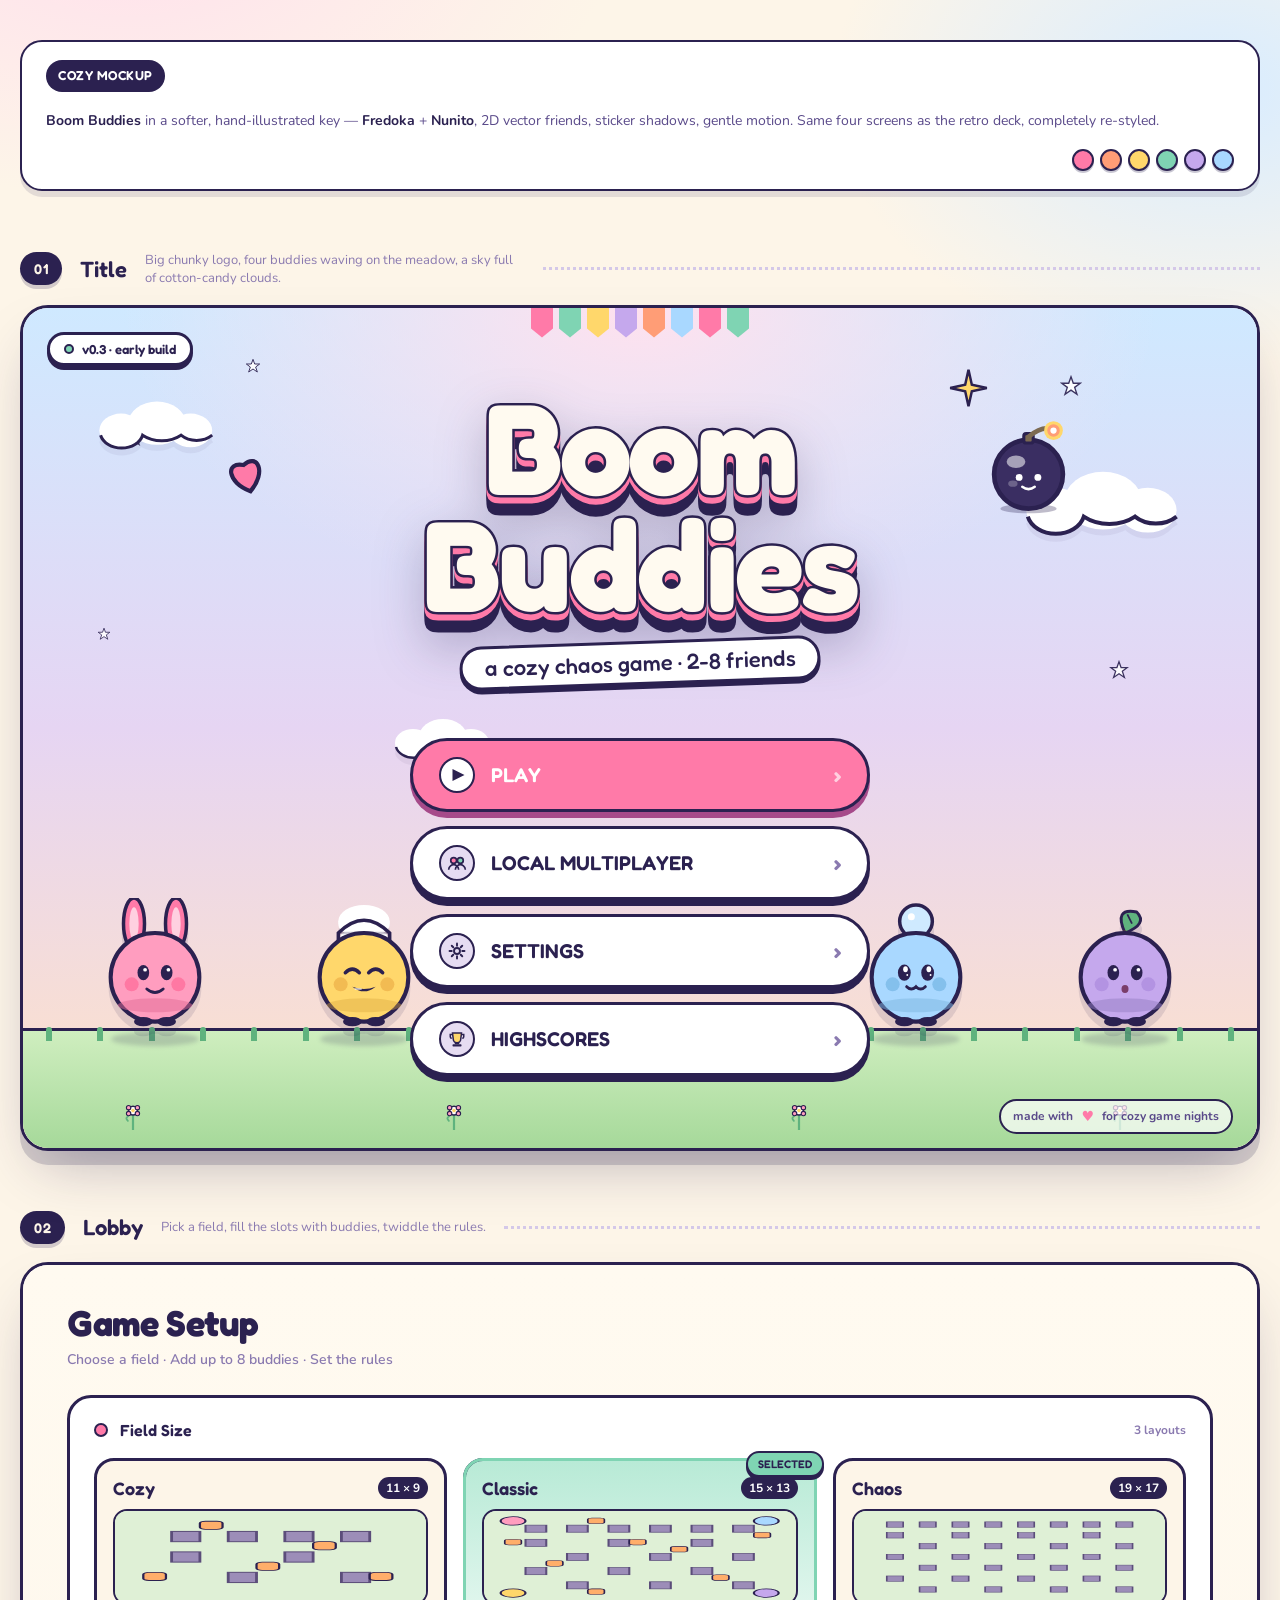
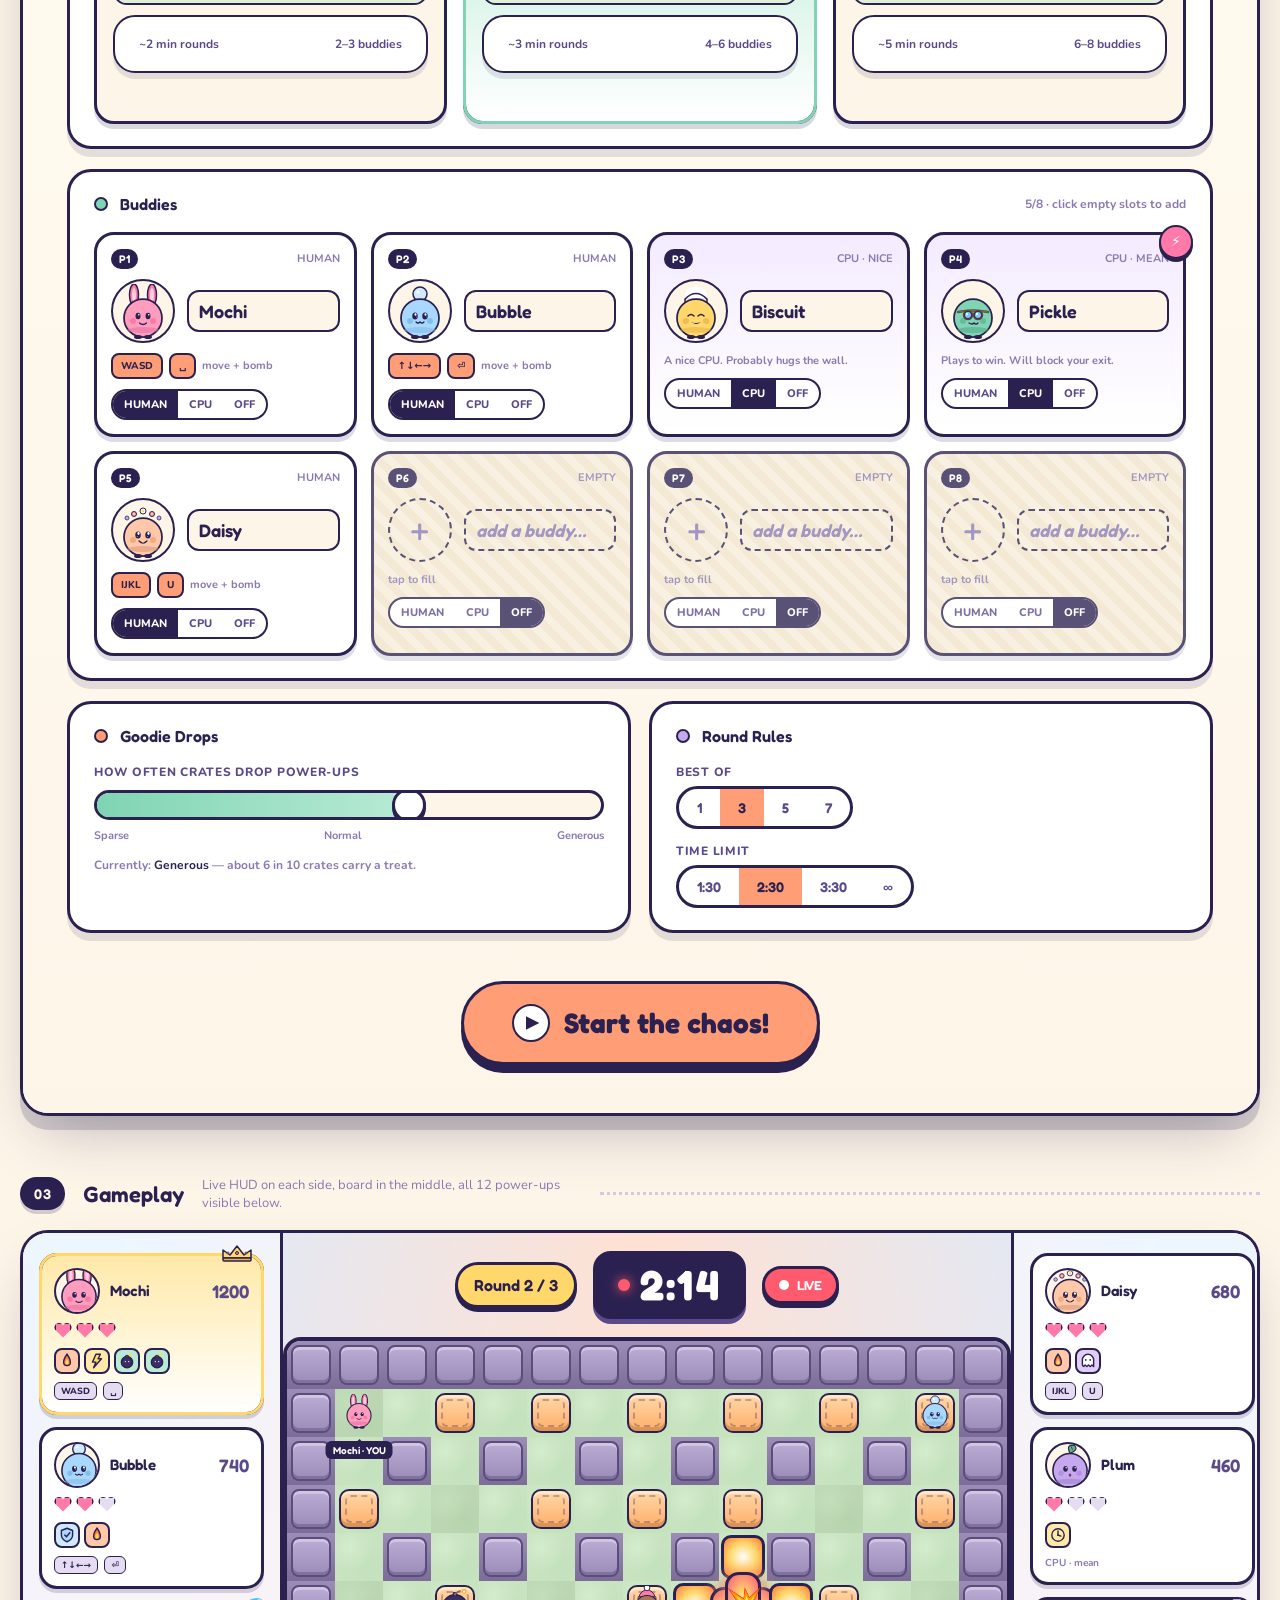
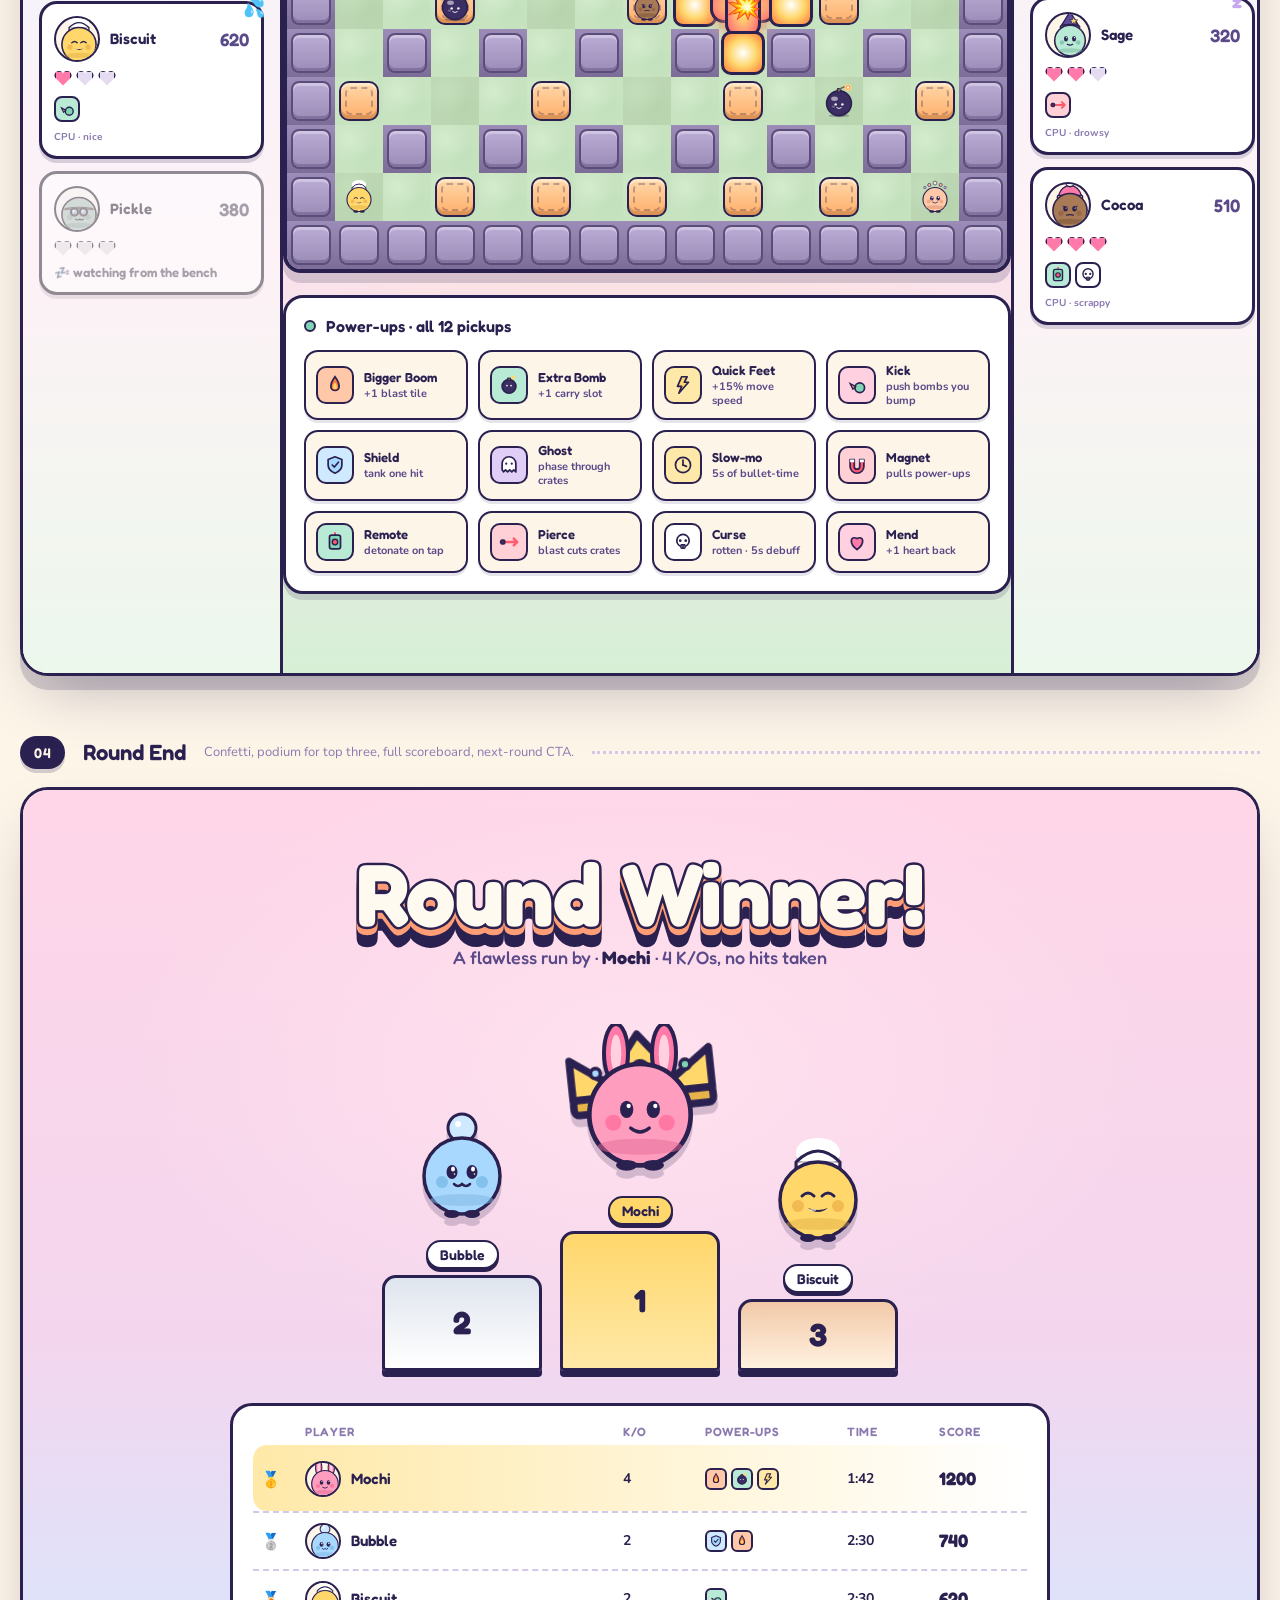
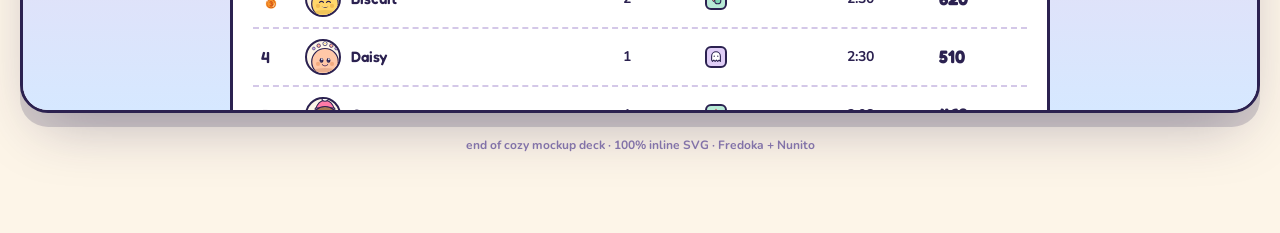
<file: reference/mockup-v3-cozy.html>
<!doctype html>
<html lang="en">
<head>
<meta charset="utf-8">
<title>Boom Buddies — Cozy mockup</title>
<link rel="preconnect" href="https://fonts.googleapis.com">
<link rel="preconnect" href="https://fonts.gstatic.com" crossorigin>
<link href="https://fonts.googleapis.com/css2?family=Fredoka:wght@400;500;600;700&family=Nunito:wght@500;700;800;900&display=swap" rel="stylesheet">
<style>
  :root{
    --cream:#fdf5e8;
    --cream2:#f7ead4;
    --paper:#fffaf0;
    --ink:#2b2150;
    --ink2:#5a4a8a;
    --mid:#8a7ab0;
    --soft:#e6dcf2;
    --line:#d4c8e8;

    --pink:#ff7aa8;
    --pink2:#ffb3cc;
    --peach:#ff9d76;
    --peach2:#ffc8a8;
    --mint:#7fd4b3;
    --mint2:#b8ead6;
    --lav:#c5a8ed;
    --lav2:#e0cef7;
    --sky:#a9d8ff;
    --sky2:#cfe9ff;
    --butter:#ffd76b;
    --butter2:#ffe9a8;
    --berry:#a64a8a;
    --leaf:#5fb37e;
    --hot:#ff5a6e;
  }

  *{box-sizing:border-box}
  html,body{margin:0;padding:0}
  body{
    font-family:'Nunito',system-ui,sans-serif;
    color:var(--ink);
    background:
      radial-gradient(ellipse 800px 400px at 10% -5%, #ffe2ec 0%, transparent 60%),
      radial-gradient(ellipse 700px 500px at 95% 10%, #d8ecff 0%, transparent 55%),
      radial-gradient(ellipse 900px 500px at 50% 100%, #ffe6d2 0%, transparent 55%),
      var(--cream);
    background-attachment:fixed;
  }
  .wrap{max-width:1320px;margin:0 auto;padding:40px 20px 80px}

  /* ---------------- header strip ---------------- */
  .meta{
    background:#fff;
    border:2.5px solid var(--ink);
    border-radius:22px;
    padding:18px 24px;
    box-shadow:0 6px 0 rgba(43,33,80,.12), 0 1px 0 rgba(255,255,255,.6) inset;
    display:flex;gap:18px;align-items:center;flex-wrap:wrap;
    font-size:14px;color:var(--ink2);line-height:1.5;
    margin-bottom:32px;
  }
  .meta .tag{
    font-family:'Fredoka',sans-serif;font-weight:600;font-size:13px;
    background:var(--ink);color:#fff;padding:6px 12px;border-radius:999px;letter-spacing:.04em;
    white-space:nowrap;flex:none;
  }
  .meta b{color:var(--ink)}
  .meta .swatches{display:flex;gap:6px;margin-left:auto}
  .meta .sw{width:22px;height:22px;border-radius:50%;border:2px solid var(--ink);box-shadow:0 2px 0 rgba(43,33,80,.25)}

  /* ---------------- divider ---------------- */
  .divider{display:flex;align-items:center;gap:18px;margin:60px 0 18px;color:var(--ink2)}
  .divider .num{
    font-family:'Fredoka',sans-serif;font-weight:600;font-size:14px;
    background:var(--ink);color:var(--cream);padding:8px 14px;border-radius:999px;letter-spacing:.05em;
    box-shadow:0 4px 0 rgba(43,33,80,.2);
  }
  .divider .ttl{font-family:'Fredoka',sans-serif;font-weight:600;font-size:22px;color:var(--ink)}
  .divider .desc{font-size:13px;color:var(--mid);max-width:380px}
  .divider .line{flex:1;height:0;border-top:3px dotted var(--line)}

  /* ---------------- screen frame ---------------- */
  .screen{
    background:#fff;
    border:3px solid var(--ink);
    border-radius:28px;
    box-shadow:0 14px 0 rgba(43,33,80,.18), 0 28px 60px -20px rgba(43,33,80,.35);
    overflow:hidden;
    margin-bottom:8px;
    position:relative;
  }

  /* =================================================
     1) TITLE
     ================================================= */
  .title{
    height:840px; position:relative; overflow:hidden;
    background:
      radial-gradient(ellipse 60% 50% at 50% 0%, #ffe1ee 0%, transparent 70%),
      linear-gradient(180deg, #cfe9ff 0%, #e6d5f3 50%, #ffe2c8 100%);
  }
  .stars{position:absolute;inset:0;pointer-events:none}
  .star{position:absolute;color:#fff;opacity:.9;animation:twinkle 3s ease-in-out infinite}
  .star svg{display:block}
  @keyframes twinkle{0%,100%{transform:scale(1);opacity:.9}50%{transform:scale(.7);opacity:.5}}
  @keyframes wobble{0%,100%{transform:translateY(0) rotate(-1.5deg)}50%{transform:translateY(-6px) rotate(1.5deg)}}
  @keyframes hover6{0%,100%{transform:translateY(0)}50%{transform:translateY(-8px)}}
  @keyframes pulse{0%,100%{transform:scale(1)}50%{transform:scale(1.05)}}
  @keyframes drift{0%,100%{transform:translateX(0)}50%{transform:translateX(14px)}}
  @keyframes spark{0%,100%{transform:scale(1) rotate(0);opacity:1}50%{transform:scale(1.4) rotate(45deg);opacity:.6}}
  @keyframes sway{0%,100%{transform:rotate(-3deg)}50%{transform:rotate(3deg)}}

  .clouds{position:absolute;inset:0;pointer-events:none}
  .cloud{position:absolute;animation:drift 10s ease-in-out infinite}
  .cloud svg{display:block;filter:drop-shadow(0 6px 0 rgba(43,33,80,.06))}

  .logo-wrap{position:absolute;left:50%;top:80px;transform:translateX(-50%);text-align:center;z-index:5}
  .bigtitle{
    font-family:'Fredoka',sans-serif;font-weight:700;
    font-size:128px;line-height:.92;letter-spacing:-.02em;
    color:#fffaf0;
    -webkit-text-stroke:5px var(--ink);
    paint-order:stroke fill;
    filter:
      drop-shadow(0 6px 0 var(--pink))
      drop-shadow(0 12px 0 var(--ink))
      drop-shadow(0 16px 24px rgba(43,33,80,.25));
    animation:wobble 4s ease-in-out infinite;
    margin:0;
  }
  .subtitle{
    font-family:'Fredoka',sans-serif;font-weight:500;font-size:22px;color:var(--ink);
    background:#fff;border:3px solid var(--ink);border-radius:999px;
    padding:6px 22px;display:inline-block;margin-top:18px;
    box-shadow:0 4px 0 var(--ink);
    transform:rotate(-2deg);
  }
  .logo-deco{position:absolute;}
  .logo-deco.bomb{right:-130px;top:30px;animation:pulse 1s ease-in-out infinite}
  .logo-deco.spark{right:-40px;top:-20px;animation:spark .6s steps(2) infinite}
  .logo-deco.heart{left:-110px;top:60px;animation:hover6 2s ease-in-out infinite;transform:rotate(-15deg)}

  .menu{position:absolute;left:50%;top:430px;transform:translateX(-50%);display:flex;flex-direction:column;gap:14px;z-index:6;width:460px}
  .pillbtn{
    font-family:'Fredoka',sans-serif;font-weight:600;font-size:20px;
    background:#fff;color:var(--ink);
    border:3px solid var(--ink);border-radius:999px;
    padding:16px 26px;cursor:pointer;
    display:flex;align-items:center;gap:16px;
    box-shadow:0 6px 0 var(--ink);
    transition:transform .12s ease, box-shadow .12s ease, background .12s ease;
    text-align:left;white-space:nowrap;
  }
  .pillbtn:hover{transform:translateY(2px);box-shadow:0 4px 0 var(--ink);background:var(--butter2)}
  .pillbtn .ic{width:36px;height:36px;flex:none;background:var(--soft);border:2.5px solid var(--ink);border-radius:50%;display:flex;align-items:center;justify-content:center}
  .pillbtn .arr{margin-left:auto;color:var(--mid);font-weight:700;transition:transform .12s ease}
  .pillbtn:hover .arr{transform:translateX(4px);color:var(--ink)}
  .pillbtn.primary{background:var(--pink);color:#fff;box-shadow:0 6px 0 var(--berry)}
  .pillbtn.primary .ic{background:#fff}
  .pillbtn.primary .arr{color:#ffd0e0}
  .pillbtn.primary:hover{background:#ff8eb6;box-shadow:0 4px 0 var(--berry)}

  .title-mascots{position:absolute;left:0;right:0;bottom:60px;height:240px;pointer-events:none;z-index:3}
  .mascot{position:absolute;bottom:50px;width:140px;height:140px}
  .mascot svg{width:100%;height:100%;filter:drop-shadow(0 10px 0 rgba(43,33,80,.12))}
  .mascot.m1{left:5%;animation:hover6 2.4s ease-in-out infinite}
  .mascot.m2{left:22%;animation:hover6 2.8s ease-in-out infinite .25s}
  .mascot.m3{right:22%;animation:hover6 2.6s ease-in-out infinite .15s}
  .mascot.m4{right:5%;animation:hover6 2.9s ease-in-out infinite .4s}
  .mascot .shadow{position:absolute;left:50%;bottom:-8px;transform:translateX(-50%);width:88px;height:14px;background:rgba(43,33,80,.18);border-radius:50%;filter:blur(2px)}

  .ground{position:absolute;left:0;right:0;bottom:0;height:120px;background:linear-gradient(180deg,#cfeebf 0%,#a6d99a 100%);border-top:3px solid var(--ink)}
  .ground .grass{position:absolute;left:0;right:0;top:-14px;height:24px;display:flex;align-items:flex-end;justify-content:space-around;pointer-events:none}
  .ground .grass span{display:block;width:6px;height:14px;background:var(--leaf);border-radius:6px 6px 0 0}
  .ground .flower{position:absolute;bottom:24px;width:18px;height:24px}

  .credits{position:absolute;right:24px;bottom:14px;font-size:12px;color:var(--ink2);font-weight:700;z-index:4;display:flex;align-items:center;gap:8px;background:rgba(255,255,255,.7);padding:6px 12px;border-radius:999px;border:2px solid var(--ink);white-space:nowrap}
  .credits .heart{color:var(--pink);font-size:14px}

  .titlebadge{position:absolute;left:24px;top:24px;background:#fff;border:3px solid var(--ink);border-radius:999px;padding:6px 14px;font-family:'Fredoka',sans-serif;font-weight:600;color:var(--ink);box-shadow:0 4px 0 var(--ink);z-index:5;display:flex;align-items:center;gap:8px;font-size:13px;white-space:nowrap}
  .titlebadge .dot{width:10px;height:10px;background:var(--mint);border-radius:50%;border:2px solid var(--ink)}

  .corner-bunting{position:absolute;left:0;right:0;top:0;height:60px;display:flex;justify-content:center;gap:6px;pointer-events:none;z-index:2}
  .corner-bunting .flag{width:22px;height:30px;clip-path:polygon(0 0,100% 0,100% 70%,50% 100%,0 70%);transform-origin:top center}
  .corner-bunting .flag:nth-child(1){background:var(--pink);animation:sway 2.4s ease-in-out infinite}
  .corner-bunting .flag:nth-child(2){background:var(--mint);animation:sway 2.4s ease-in-out infinite .1s}
  .corner-bunting .flag:nth-child(3){background:var(--butter);animation:sway 2.4s ease-in-out infinite .2s}
  .corner-bunting .flag:nth-child(4){background:var(--lav);animation:sway 2.4s ease-in-out infinite .3s}
  .corner-bunting .flag:nth-child(5){background:var(--peach);animation:sway 2.4s ease-in-out infinite .4s}
  .corner-bunting .flag:nth-child(6){background:var(--sky);animation:sway 2.4s ease-in-out infinite .5s}
  .corner-bunting .flag:nth-child(7){background:var(--pink);animation:sway 2.4s ease-in-out infinite .6s}
  .corner-bunting .flag:nth-child(8){background:var(--mint);animation:sway 2.4s ease-in-out infinite .7s}

  /* =================================================
     2) LOBBY
     ================================================= */
  .lobby{padding:36px 44px 48px;background:linear-gradient(180deg,#fffaf0 0%,#fdf5e8 100%);position:relative}
  .lobby h2{font-family:'Fredoka',sans-serif;font-weight:700;font-size:36px;margin:0;color:var(--ink);letter-spacing:-.01em}
  .lobby .lead{font-size:14px;color:var(--mid);margin:6px 0 26px;font-weight:600}

  .panel{
    background:#fff;border:3px solid var(--ink);border-radius:24px;
    box-shadow:0 8px 0 rgba(43,33,80,.12);
    padding:22px 24px;margin-bottom:20px;
  }
  .panel-h{display:flex;align-items:center;gap:12px;font-family:'Fredoka',sans-serif;font-weight:600;font-size:16px;color:var(--ink);margin-bottom:18px;white-space:nowrap;flex-wrap:wrap}
  .panel-h .pip{width:14px;height:14px;border-radius:50%;border:2px solid var(--ink);background:var(--pink)}
  .panel-h .ct{margin-left:auto;font-family:'Nunito',sans-serif;font-weight:700;font-size:12px;color:var(--mid)}

  .fields{display:grid;grid-template-columns:repeat(3,1fr);gap:16px}
  .field{
    border:3px solid var(--ink);border-radius:20px;background:var(--cream);
    padding:16px;cursor:pointer;position:relative;
    box-shadow:0 5px 0 rgba(43,33,80,.18);
    transition:transform .12s ease, box-shadow .12s ease;
  }
  .field:hover{transform:translateY(-2px);box-shadow:0 7px 0 rgba(43,33,80,.18)}
  .field.sel{background:linear-gradient(180deg,var(--mint2),#fff);outline:3px solid var(--mint);outline-offset:-3px}
  .field .head{display:flex;justify-content:space-between;align-items:center;margin-bottom:10px}
  .field .name{font-family:'Fredoka',sans-serif;font-weight:600;font-size:18px}
  .field .dim{font-size:12px;background:var(--ink);color:#fff;padding:3px 8px;border-radius:999px;font-weight:700;white-space:nowrap;flex:none}
  .field .preview{height:96px;border-radius:14px;border:2.5px solid var(--ink);overflow:hidden;background:#dff0d6;position:relative}
  .field .preview svg{position:absolute;inset:0;width:100%;height:100%}
  .field .meta{display:flex;justify-content:space-between;font-size:12px;color:var(--ink2);margin-top:10px;font-weight:700}
  .field .badge-sel{position:absolute;right:-10px;top:-10px;background:var(--mint);color:var(--ink);border:2.5px solid var(--ink);border-radius:999px;padding:4px 10px;font-family:'Fredoka',sans-serif;font-weight:600;font-size:11px;display:none;box-shadow:0 3px 0 var(--ink)}
  .field.sel .badge-sel{display:block}

  .pgrid{display:grid;grid-template-columns:repeat(4,minmax(0,1fr));gap:14px}
  .pslot{
    border:3px solid var(--ink);border-radius:20px;background:#fff;
    padding:14px;position:relative;box-shadow:0 5px 0 rgba(43,33,80,.16);
    min-width:0;
  }
  .pslot .av{min-width:0}
  .pslot.empty{background:repeating-linear-gradient(45deg,#f7eedb 0 8px,#f1e3c8 8px 16px);opacity:.78}
  .pslot.cpu{background:linear-gradient(180deg,#f4ebff,#fff)}
  .pslot .ptop{display:flex;justify-content:space-between;align-items:center;font-size:11px;color:var(--mid);margin-bottom:10px;font-weight:700}
  .pslot .ptop .num{background:var(--ink);color:#fff;padding:3px 8px;border-radius:999px;font-family:'Fredoka',sans-serif;font-weight:600;font-size:11px}
  .pslot .av{display:flex;align-items:center;gap:12px}
  .pslot .av .face{width:64px;height:64px;border-radius:50%;background:var(--cream);border:2.5px solid var(--ink);display:flex;align-items:center;justify-content:center;flex:none;overflow:hidden;position:relative}
  .pslot .av .face svg{width:74px;height:74px;margin-top:6px}
  .pslot .nm{flex:1;font-family:'Fredoka',sans-serif;font-weight:600;font-size:18px;background:var(--cream);border:2.5px solid var(--ink);border-radius:12px;padding:8px 10px;color:var(--ink);min-width:0;width:100%}
  .pslot .ctrl{margin-top:10px;display:flex;gap:6px;align-items:center}
  .pslot .ctrl .key{font-size:10px;background:var(--peach);border:2px solid var(--ink);border-radius:8px;padding:4px 8px;font-weight:800;color:var(--ink)}
  .pslot .ctrl .lbl{font-size:11px;color:var(--mid);font-weight:700}
  .pslot .seg{display:flex;gap:0;margin-top:10px;border:2.5px solid var(--ink);border-radius:999px;width:fit-content;background:#fff;overflow:hidden}
  .pslot .seg span{font-size:11px;padding:6px 11px;cursor:pointer;font-weight:800;color:var(--ink2)}
  .pslot .seg .on{background:var(--ink);color:#fff}
  .pslot.empty .av .face{background:transparent;border-style:dashed}
  .pslot.empty .av .face::after{content:"+";font-family:'Fredoka';font-size:36px;color:var(--mid);position:absolute;left:50%;top:50%;transform:translate(-50%,-55%)}
  .pslot.empty .nm{color:var(--mid);font-style:italic;background:transparent;border-style:dashed}
  .pslot .heart-mini{position:absolute;top:-10px;right:-10px;background:var(--pink);color:#fff;border:2.5px solid var(--ink);border-radius:50%;width:34px;height:34px;display:flex;align-items:center;justify-content:center;font-size:14px;box-shadow:0 3px 0 var(--ink)}

  .twocol{display:grid;grid-template-columns:1fr 1fr;gap:18px}
  .seg-row{display:flex;border:3px solid var(--ink);border-radius:999px;width:fit-content;background:#fff;overflow:hidden;margin-top:6px}
  .seg-row span{font-family:'Fredoka',sans-serif;font-weight:600;font-size:14px;padding:10px 18px;cursor:pointer;color:var(--ink2)}
  .seg-row .on{background:var(--peach);color:var(--ink)}
  .opt-lbl{font-size:12px;font-weight:800;color:var(--ink2);margin-top:14px;text-transform:uppercase;letter-spacing:.06em}
  .slider-wrap{margin-top:10px}
  .slider{height:30px;background:var(--cream);border:3px solid var(--ink);border-radius:999px;position:relative;overflow:hidden}
  .slider .fill{height:100%;width:62%;background:linear-gradient(90deg,var(--mint),var(--mint2));border-right:3px solid var(--ink)}
  .slider .knob{position:absolute;left:62%;top:50%;transform:translate(-50%,-50%);width:34px;height:34px;background:#fff;border:3px solid var(--ink);border-radius:50%;box-shadow:0 3px 0 var(--ink)}
  .slider-ticks{display:flex;justify-content:space-between;margin-top:8px;font-size:11px;color:var(--mid);font-weight:700}

  .start-btn{
    margin:28px auto 0;display:flex;align-items:center;gap:14px;
    font-family:'Fredoka',sans-serif;font-weight:700;font-size:28px;
    padding:20px 48px;background:var(--peach);color:var(--ink);
    border:3px solid var(--ink);border-radius:999px;cursor:pointer;
    box-shadow:0 8px 0 var(--ink);
    animation:pulse 1.6s ease-in-out infinite;
    white-space:nowrap;
  }
  .start-btn .ic{width:38px;height:38px;background:#fff;border:2.5px solid var(--ink);border-radius:50%;display:flex;align-items:center;justify-content:center}

  /* =================================================
     3) GAMEPLAY
     ================================================= */
  .gp{
    display:grid;grid-template-columns:260px 1fr 260px;
    background:
      radial-gradient(ellipse at top, #ffe1d2 0%, transparent 60%),
      linear-gradient(180deg, #d8ebff 0%, #fde2ed 60%, #d6f0d6 100%);
    min-height:1040px;
  }
  .gpcol{padding:20px 16px}
  .gpcol.left{border-right:3px solid var(--ink);background:rgba(255,255,255,.55)}
  .gpcol.right{border-left:3px solid var(--ink);background:rgba(255,255,255,.55)}
  .pcard{
    border:3px solid var(--ink);border-radius:18px;background:#fff;
    margin-bottom:12px;padding:12px;box-shadow:0 4px 0 rgba(43,33,80,.18);position:relative;
  }
  .pcard.dead{opacity:.5;filter:grayscale(.7)}
  .pcard.lead{outline:3px solid var(--butter);outline-offset:-3px;background:linear-gradient(180deg,var(--butter2),#fff)}
  .pcard .row{display:flex;align-items:center;gap:10px}
  .pcard .face-sm{width:46px;height:46px;border-radius:50%;background:var(--cream);border:2.5px solid var(--ink);overflow:hidden;flex:none;position:relative}
  .pcard .face-sm svg{width:54px;height:54px;margin:-4px 0 0 -4px}
  .pcard .nm{font-family:'Fredoka',sans-serif;font-weight:600;font-size:15px}
  .pcard .sc{margin-left:auto;font-family:'Fredoka',sans-serif;font-weight:600;font-size:18px;color:var(--ink2)}
  .pcard .hearts{display:flex;gap:4px;margin-top:8px}
  .pcard .hearts span{width:18px;height:18px;background:var(--pink);border:2px solid var(--ink);clip-path:path('M9 16 L1 8 A4 4 0 0 1 9 4 A4 4 0 0 1 17 8 Z');display:inline-block}
  .pcard .hearts span.lost{background:#e6dcf2}
  .pcard .pups{display:flex;gap:4px;margin-top:8px;flex-wrap:wrap}
  .pcard .pups .pup{width:26px;height:26px;border-radius:8px;border:2px solid var(--ink);display:flex;align-items:center;justify-content:center;font-size:12px;font-weight:800}
  .pcard .ctrl-row{display:flex;gap:6px;align-items:center;margin-top:8px;font-size:10px;color:var(--mid);font-weight:700}
  .pcard .ctrl-row .key{font-size:9px;background:var(--soft);border:1.5px solid var(--ink);border-radius:6px;padding:2px 6px;font-weight:800;color:var(--ink)}
  .pcard .crown{position:absolute;top:-14px;right:8px;width:32px;height:24px}
  .pcard .zz{position:absolute;top:-10px;right:10px;font-family:'Fredoka';color:var(--lav);font-weight:700;font-size:18px;animation:hover6 1.4s ease-in-out infinite}
  .pcard .sweat{position:absolute;top:-8px;right:-4px;color:var(--sky);font-size:18px}

  .stage{padding:18px 0;display:flex;flex-direction:column;align-items:center}
  .topbar{display:flex;align-items:center;gap:16px;margin-bottom:18px}
  .timer{
    font-family:'Fredoka',sans-serif;font-weight:700;font-size:42px;line-height:1;color:#fff;
    background:var(--ink);padding:10px 22px;border-radius:18px;
    border:3px solid var(--ink);box-shadow:0 5px 0 var(--ink2);letter-spacing:.05em;
    display:flex;align-items:center;gap:10px;
  }
  .timer .dot{width:12px;height:12px;background:var(--hot);border-radius:50%;box-shadow:0 0 12px var(--hot)}
  .round-pill{font-family:'Fredoka',sans-serif;font-weight:600;font-size:16px;padding:10px 16px;background:var(--butter);border:3px solid var(--ink);border-radius:999px;box-shadow:0 4px 0 var(--ink)}
  .live-pill{font-family:'Fredoka',sans-serif;font-weight:600;font-size:13px;padding:8px 14px;background:var(--hot);color:#fff;border:3px solid var(--ink);border-radius:999px;display:flex;align-items:center;gap:8px;box-shadow:0 4px 0 var(--ink)}
  .live-pill .blip{width:10px;height:10px;border-radius:50%;background:#fff;animation:pulse .8s ease-in-out infinite}

  .board{
    --ts:48px;
    display:grid;grid-template-columns:repeat(15,var(--ts));grid-template-rows:repeat(11,var(--ts));
    border:4px solid var(--ink);border-radius:18px;
    box-shadow:0 10px 0 rgba(43,33,80,.18), inset 0 0 0 3px #fff;
    background:linear-gradient(180deg,#cfead2,#aad8a8);
    overflow:hidden;
  }
  .tile{position:relative;width:var(--ts);height:var(--ts);display:flex;align-items:center;justify-content:center}
  .tile.grass{background:
    radial-gradient(circle at 30% 30%, #d3eccd 0%, transparent 50%),
    radial-gradient(circle at 70% 70%, #c2e1bd 0%, transparent 50%),
    #c8e3c0;
  }
  .tile.grass.b{background:
    radial-gradient(circle at 30% 30%, #c2dfba 0%, transparent 50%),
    radial-gradient(circle at 70% 70%, #b5d4ad 0%, transparent 50%),
    #bcd6b3;
  }
  .tile.stone{background:linear-gradient(180deg,#9c8db8,#7b6c98);position:relative}
  .tile.stone::before{content:"";position:absolute;inset:4px;background:linear-gradient(180deg,#bbacd6,#9c8db8);border-radius:8px;border:2px solid #5b4d7a;box-shadow:inset 0 -3px 0 rgba(43,33,80,.25), inset 0 3px 0 rgba(255,255,255,.3)}
  .tile.crate{position:relative}
  .tile.crate::before{content:"";position:absolute;inset:4px;background:linear-gradient(180deg,#ffd8a8,#ffae6a);border-radius:10px;border:2.5px solid var(--ink);box-shadow:inset 0 -4px 0 rgba(120,60,20,.25), inset 0 3px 0 rgba(255,255,255,.4)}
  .tile.crate::after{content:"";position:absolute;inset:10px;border:2px dashed rgba(43,33,80,.3);border-radius:6px}
  .tile .glyph{position:relative;z-index:2;width:38px;height:38px;display:flex;align-items:center;justify-content:center}
  .tile .label{position:absolute;left:50%;bottom:-22px;transform:translateX(-50%);font-family:'Fredoka';font-size:10px;background:var(--ink);color:#fff;padding:3px 7px;border-radius:6px;white-space:nowrap;z-index:5;font-weight:600}
  .tile .label::before{content:"";position:absolute;left:50%;top:-6px;transform:translateX(-50%);border:4px solid transparent;border-bottom-color:var(--ink)}

  .tile .blast{position:absolute;inset:-4px;display:flex;align-items:center;justify-content:center;pointer-events:none;z-index:3}
  .tile .blast.cross::before, .tile .blast.cross::after{content:"";position:absolute;background:radial-gradient(ellipse at center, #fff 0%, var(--butter) 30%, var(--peach) 60%, var(--hot) 100%);border:3px solid var(--ink);border-radius:14px;box-shadow:0 0 14px var(--peach)}
  .tile .blast.cross::before{width:60px;height:30px}
  .tile .blast.cross::after{width:30px;height:60px}
  .tile .blast.center{font-size:30px;animation:pulse .35s steps(2) infinite}

  /* board-area pup-row */
  .pup-row{margin-top:22px;padding:18px;background:#fff;border:3px solid var(--ink);border-radius:20px;box-shadow:0 6px 0 rgba(43,33,80,.16);width:calc(15 * 48px + 8px);max-width:100%}
  .pup-row h4{margin:0 0 14px;font-family:'Fredoka',sans-serif;font-weight:600;font-size:16px;color:var(--ink);display:flex;align-items:center;gap:10px}
  .pup-row h4 .pip{width:12px;height:12px;background:var(--mint);border:2px solid var(--ink);border-radius:50%}
  .pup-grid{display:grid;grid-template-columns:repeat(4,1fr);gap:10px}
  .pup-cell{
    border:2.5px solid var(--ink);border-radius:14px;background:var(--cream);
    padding:10px;display:flex;gap:10px;align-items:center;
    box-shadow:0 3px 0 rgba(43,33,80,.12);
  }
  .pup-cell .icon{width:38px;height:38px;border-radius:10px;border:2.5px solid var(--ink);display:flex;align-items:center;justify-content:center;flex:none;font-size:18px}
  .pup-cell .info{min-width:0;display:flex;flex-direction:column;gap:2px}
  .pup-cell .nm{font-family:'Fredoka',sans-serif;font-weight:600;font-size:13px;color:var(--ink);display:block}
  .pup-cell .ds{font-size:11px;color:var(--ink2);font-weight:700;line-height:1.3;display:block}

  /* =================================================
     4) ROUND END
     ================================================= */
  .we{
    height:920px;position:relative;text-align:center;
    background:
      radial-gradient(ellipse 60% 50% at 50% 30%, #ffe1ee 0%, transparent 70%),
      linear-gradient(180deg, #ffd6e8 0%, #f3d6ee 60%, #d6e8ff 100%);
    overflow:hidden;
  }
  .we .conf{position:absolute;inset:0;pointer-events:none;overflow:hidden}
  .we .c{position:absolute;width:14px;height:14px;border-radius:3px;top:-20px;animation:confetti 5s linear infinite}
  @keyframes confetti{0%{transform:translateY(-40px) rotate(0)}100%{transform:translateY(1000px) rotate(720deg)}}
  .we .banner{
    font-family:'Fredoka',sans-serif;font-weight:700;font-size:88px;line-height:1;
    margin:60px 0 0;color:#fffaf0;letter-spacing:-.01em;
    -webkit-text-stroke:5px var(--ink);paint-order:stroke fill;
    filter:drop-shadow(0 6px 0 var(--peach)) drop-shadow(0 12px 0 var(--ink));
    animation:wobble 3s ease-in-out infinite;
  }
  .we .subbanner{font-family:'Fredoka',sans-serif;font-weight:500;font-size:18px;color:var(--ink2);margin-top:8px}

  .podium{display:flex;justify-content:center;align-items:flex-end;gap:18px;margin:36px auto 0;width:fit-content}
  .podium .col{display:flex;flex-direction:column;align-items:center;gap:6px}
  .podium .ch{position:relative;width:120px;height:140px;display:flex;align-items:flex-end;justify-content:center;animation:hover6 1.6s ease-in-out infinite}
  .podium .ch.first{width:160px;height:180px;animation-duration:1.2s}
  .podium .ch svg{width:120px;height:120px;filter:drop-shadow(0 8px 0 rgba(43,33,80,.2))}
  .podium .ch.first svg{width:160px;height:160px}
  .podium .crown{position:absolute;left:50%;top:-20px;transform:translateX(-50%) rotate(-6deg);animation:hover6 2s ease-in-out infinite}
  .podium .pedestal{
    width:160px;border:3px solid var(--ink);border-radius:14px 14px 4px 4px;
    background:#fff;box-shadow:0 6px 0 var(--ink);
    display:flex;align-items:center;justify-content:center;font-family:'Fredoka';font-weight:700;font-size:32px;color:var(--ink);
    position:relative;
  }
  .podium .col.first .pedestal{height:140px;background:linear-gradient(180deg,var(--butter),var(--butter2))}
  .podium .col.second .pedestal{height:96px;background:linear-gradient(180deg,#dfe5ee,#fff)}
  .podium .col.third .pedestal{height:72px;background:linear-gradient(180deg,#f2c9a8,#fff1e0)}
  .podium .pname{font-family:'Fredoka',sans-serif;font-weight:600;font-size:14px;color:var(--ink);background:#fff;border:2.5px solid var(--ink);padding:4px 12px;border-radius:999px;margin-top:6px;box-shadow:0 3px 0 var(--ink)}

  .scoreboard{
    margin:32px auto 24px;max-width:820px;background:#fff;
    border:3px solid var(--ink);border-radius:22px;box-shadow:0 8px 0 rgba(43,33,80,.18);padding:18px 20px;
  }
  .sb-h{display:grid;grid-template-columns:32px 1fr 70px 130px 80px 80px;gap:12px;font-family:'Fredoka',sans-serif;font-weight:600;font-size:12px;color:var(--mid);text-transform:uppercase;letter-spacing:.06em;padding:0 8px;margin-bottom:6px;text-align:left}
  .sb-row{display:grid;grid-template-columns:32px 1fr 70px 130px 80px 80px;gap:12px;align-items:center;padding:10px 8px;border-top:2px dashed var(--line);font-size:14px;color:var(--ink);text-align:left;font-weight:700}
  .sb-row.win{background:linear-gradient(90deg,var(--butter2),#fff);border-top-color:transparent;border-radius:14px;padding:14px 8px}
  .sb-row .pos{font-family:'Fredoka';font-weight:600;font-size:16px}
  .sb-row .pn{display:flex;align-items:center;gap:10px}
  .sb-row .pn .face-sb{width:36px;height:36px;border-radius:50%;background:var(--cream);border:2.5px solid var(--ink);overflow:hidden;flex:none;position:relative}
  .sb-row .pn .face-sb svg{width:42px;height:42px;margin:-3px 0 0 -3px}
  .sb-row .nm-big{font-family:'Fredoka',sans-serif;font-weight:600;font-size:15px}
  .sb-row .pup-mini{display:flex;gap:4px;flex-wrap:wrap}
  .sb-row .pup-mini span{width:22px;height:22px;border-radius:6px;border:2px solid var(--ink);display:flex;align-items:center;justify-content:center;font-size:11px}

  .actions{display:flex;gap:14px;justify-content:center;margin-top:8px}
  .actions .pillbtn{width:auto;font-size:18px}

  /* tiny utilities */
  .face-bg{background:var(--cream);border:2.5px solid var(--ink)}
</style>
</head>
<body>
<div class="wrap">

  <!-- ============== META STRIP ============== -->
  <div class="meta">
    <span class="tag">COZY MOCKUP</span>
    <div><b>Boom Buddies</b> in a softer, hand-illustrated key — <b>Fredoka</b> + <b>Nunito</b>, 2D vector friends, sticker shadows, gentle motion. Same four screens as the retro deck, completely re-styled.</div>
    <div class="swatches">
      <span class="sw" style="background:var(--pink)"></span>
      <span class="sw" style="background:var(--peach)"></span>
      <span class="sw" style="background:var(--butter)"></span>
      <span class="sw" style="background:var(--mint)"></span>
      <span class="sw" style="background:var(--lav)"></span>
      <span class="sw" style="background:var(--sky)"></span>
    </div>
  </div>

  <!-- inline SVG sprite library -->
  <svg width="0" height="0" style="position:absolute" aria-hidden="true">
    <defs>
      <!-- ============ CHARACTERS ============ -->
      <!-- All chibis share a body silhouette: round head 100x100, tiny feet implied by shadow.
           Each is differentiated by body color, accessory, eye style, mouth. -->

      <!-- MOCHI — pink with bunny ears -->
      <symbol id="ch-mochi" viewBox="0 0 120 120">
        <!-- ears -->
        <ellipse cx="42" cy="22" rx="9" ry="22" fill="#ff7aa8" stroke="#2b2150" stroke-width="3"/>
        <ellipse cx="42" cy="22" rx="4" ry="14" fill="#ffd0e0"/>
        <ellipse cx="78" cy="22" rx="9" ry="22" fill="#ff7aa8" stroke="#2b2150" stroke-width="3"/>
        <ellipse cx="78" cy="22" rx="4" ry="14" fill="#ffd0e0"/>
        <!-- body -->
        <circle cx="60" cy="68" r="38" fill="#ff9dbf" stroke="#2b2150" stroke-width="3.5"/>
        <ellipse cx="60" cy="92" rx="32" ry="6" fill="#e26d96" opacity=".5"/>
        <!-- blush -->
        <circle cx="40" cy="74" r="6" fill="#ff5a8c" opacity=".55"/>
        <circle cx="80" cy="74" r="6" fill="#ff5a8c" opacity=".55"/>
        <!-- eyes -->
        <ellipse cx="50" cy="64" rx="5" ry="6.5" fill="#2b2150"/>
        <ellipse cx="70" cy="64" rx="5" ry="6.5" fill="#2b2150"/>
        <circle cx="51.5" cy="61.5" r="1.6" fill="#fff"/>
        <circle cx="71.5" cy="61.5" r="1.6" fill="#fff"/>
        <!-- mouth -->
        <path d="M53 78 Q60 84 67 78" stroke="#2b2150" stroke-width="2.5" fill="none" stroke-linecap="round"/>
        <!-- feet -->
        <ellipse cx="50" cy="106" rx="8" ry="4" fill="#2b2150"/>
        <ellipse cx="70" cy="106" rx="8" ry="4" fill="#2b2150"/>
      </symbol>

      <!-- BUBBLE — sky blue with bubble drop -->
      <symbol id="ch-bubble" viewBox="0 0 120 120">
        <!-- bubble drop -->
        <circle cx="60" cy="20" r="14" fill="#cfeaff" stroke="#2b2150" stroke-width="3"/>
        <circle cx="56" cy="16" r="3" fill="#fff"/>
        <!-- body -->
        <circle cx="60" cy="68" r="38" fill="#a9d8ff" stroke="#2b2150" stroke-width="3.5"/>
        <ellipse cx="60" cy="92" rx="32" ry="6" fill="#7fb8e0" opacity=".5"/>
        <circle cx="40" cy="74" r="6" fill="#5fa8d9" opacity=".5"/>
        <circle cx="80" cy="74" r="6" fill="#5fa8d9" opacity=".5"/>
        <!-- sparkle eyes -->
        <ellipse cx="50" cy="64" rx="5.5" ry="7" fill="#2b2150"/>
        <ellipse cx="70" cy="64" rx="5.5" ry="7" fill="#2b2150"/>
        <ellipse cx="51" cy="61" rx="2" ry="2.6" fill="#fff"/>
        <ellipse cx="71" cy="61" rx="2" ry="2.6" fill="#fff"/>
        <circle cx="52.5" cy="66" r=".8" fill="#fff"/>
        <circle cx="72.5" cy="66" r=".8" fill="#fff"/>
        <!-- mouth uwu -->
        <path d="M52 76 Q56 80 60 76 Q64 80 68 76" stroke="#2b2150" stroke-width="2.5" fill="none" stroke-linecap="round"/>
        <ellipse cx="50" cy="106" rx="8" ry="4" fill="#2b2150"/>
        <ellipse cx="70" cy="106" rx="8" ry="4" fill="#2b2150"/>
      </symbol>

      <!-- BISCUIT — butter yellow with chef hat -->
      <symbol id="ch-biscuit" viewBox="0 0 120 120">
        <!-- chef hat -->
        <ellipse cx="60" cy="20" rx="22" ry="14" fill="#fff"/>
        <ellipse cx="48" cy="22" rx="10" ry="9" fill="#fff"/>
        <ellipse cx="72" cy="22" rx="10" ry="9" fill="#fff"/>
        <rect x="40" y="30" width="40" height="10" rx="3" fill="#fff"/>
        <path d="M38 30 Q60 8 82 30 L82 40 L38 40 Z" fill="none" stroke="#2b2150" stroke-width="3"/>
        <line x1="38" y1="30" x2="82" y2="30" stroke="#2b2150" stroke-width="2" opacity=".25"/>
        <!-- body -->
        <circle cx="60" cy="68" r="38" fill="#ffd76b" stroke="#2b2150" stroke-width="3.5"/>
        <ellipse cx="60" cy="92" rx="32" ry="6" fill="#d9a740" opacity=".4"/>
        <circle cx="40" cy="74" r="6" fill="#e69f3a" opacity=".5"/>
        <circle cx="80" cy="74" r="6" fill="#e69f3a" opacity=".5"/>
        <!-- happy eyes ^_^ -->
        <path d="M44 64 Q50 58 56 64" stroke="#2b2150" stroke-width="3" fill="none" stroke-linecap="round"/>
        <path d="M64 64 Q70 58 76 64" stroke="#2b2150" stroke-width="3" fill="none" stroke-linecap="round"/>
        <!-- grin -->
        <path d="M50 76 Q60 84 70 76 Q60 80 50 76" fill="#2b2150"/>
        <path d="M52 78 L58 78" stroke="#fff" stroke-width="1"/>
        <ellipse cx="50" cy="106" rx="8" ry="4" fill="#2b2150"/>
        <ellipse cx="70" cy="106" rx="8" ry="4" fill="#2b2150"/>
      </symbol>

      <!-- PLUM — purple with leaf sprout -->
      <symbol id="ch-plum" viewBox="0 0 120 120">
        <!-- leaf -->
        <path d="M60 30 Q50 8 70 12 Q80 22 60 30 Z" fill="#5fb37e" stroke="#2b2150" stroke-width="2.5"/>
        <line x1="62" y1="14" x2="66" y2="22" stroke="#2b2150" stroke-width="1.5"/>
        <line x1="60" y1="28" x2="60" y2="34" stroke="#7c5a2c" stroke-width="3"/>
        <!-- body -->
        <circle cx="60" cy="68" r="38" fill="#c5a8ed" stroke="#2b2150" stroke-width="3.5"/>
        <ellipse cx="60" cy="92" rx="32" ry="6" fill="#9580c4" opacity=".5"/>
        <circle cx="40" cy="74" r="6" fill="#a481d8" opacity=".55"/>
        <circle cx="80" cy="74" r="6" fill="#a481d8" opacity=".55"/>
        <ellipse cx="50" cy="64" rx="5" ry="6.5" fill="#2b2150"/>
        <ellipse cx="70" cy="64" rx="5" ry="6.5" fill="#2b2150"/>
        <circle cx="51.5" cy="61.5" r="1.6" fill="#fff"/>
        <circle cx="71.5" cy="61.5" r="1.6" fill="#fff"/>
        <!-- oh mouth -->
        <ellipse cx="60" cy="78" rx="3" ry="3.5" fill="#7a3d6a"/>
        <ellipse cx="50" cy="106" rx="8" ry="4" fill="#2b2150"/>
        <ellipse cx="70" cy="106" rx="8" ry="4" fill="#2b2150"/>
      </symbol>

      <!-- PICKLE — green with pilot goggles -->
      <symbol id="ch-pickle" viewBox="0 0 120 120">
        <circle cx="60" cy="68" r="38" fill="#7fd4b3" stroke="#2b2150" stroke-width="3.5"/>
        <ellipse cx="60" cy="92" rx="32" ry="6" fill="#4ea484" opacity=".5"/>
        <circle cx="40" cy="74" r="6" fill="#4ea484" opacity=".5"/>
        <circle cx="80" cy="74" r="6" fill="#4ea484" opacity=".5"/>
        <!-- goggles strap -->
        <path d="M30 56 Q60 50 90 56" stroke="#5a4a3a" stroke-width="5" fill="none" stroke-linecap="round"/>
        <path d="M30 56 Q60 50 90 56" stroke="#7c6a52" stroke-width="2.5" fill="none" stroke-linecap="round"/>
        <!-- goggle lenses -->
        <circle cx="50" cy="62" r="9" fill="#2b2150" stroke="#5a4a3a" stroke-width="3"/>
        <circle cx="70" cy="62" r="9" fill="#2b2150" stroke="#5a4a3a" stroke-width="3"/>
        <circle cx="50" cy="62" r="6" fill="#7ec4ff"/>
        <circle cx="70" cy="62" r="6" fill="#7ec4ff"/>
        <ellipse cx="48" cy="60" rx="2" ry="2.5" fill="#fff"/>
        <ellipse cx="68" cy="60" rx="2" ry="2.5" fill="#fff"/>
        <!-- smirk -->
        <path d="M52 78 Q58 82 62 78 Q66 82 70 78" stroke="#2b2150" stroke-width="2.5" fill="none" stroke-linecap="round"/>
        <ellipse cx="50" cy="106" rx="8" ry="4" fill="#2b2150"/>
        <ellipse cx="70" cy="106" rx="8" ry="4" fill="#2b2150"/>
      </symbol>

      <!-- SAGE — mint with wizard hat + star -->
      <symbol id="ch-sage" viewBox="0 0 120 120">
        <!-- hat -->
        <path d="M40 36 L60 4 L80 36 Z" fill="#5d4ba0" stroke="#2b2150" stroke-width="3" stroke-linejoin="round"/>
        <ellipse cx="60" cy="38" rx="22" ry="6" fill="#5d4ba0" stroke="#2b2150" stroke-width="3"/>
        <ellipse cx="60" cy="38" rx="22" ry="3" fill="#7c6cc4" opacity=".7"/>
        <polygon points="68,16 71,22 77,22 72,26 74,32 68,28 62,32 64,26 59,22 65,22" fill="#ffd76b" stroke="#2b2150" stroke-width="1.5"/>
        <!-- body -->
        <circle cx="60" cy="68" r="34" fill="#b8ead6" stroke="#2b2150" stroke-width="3.5"/>
        <ellipse cx="60" cy="90" rx="28" ry="5" fill="#7fb8a0" opacity=".5"/>
        <circle cx="42" cy="72" r="5" fill="#5fa890" opacity=".5"/>
        <circle cx="78" cy="72" r="5" fill="#5fa890" opacity=".5"/>
        <ellipse cx="51" cy="64" rx="4.5" ry="6" fill="#2b2150"/>
        <ellipse cx="69" cy="64" rx="4.5" ry="6" fill="#2b2150"/>
        <circle cx="52" cy="61.5" r="1.4" fill="#fff"/>
        <circle cx="70" cy="61.5" r="1.4" fill="#fff"/>
        <path d="M54 76 Q60 80 66 76" stroke="#2b2150" stroke-width="2.5" fill="none" stroke-linecap="round"/>
        <ellipse cx="51" cy="104" rx="7" ry="3.5" fill="#2b2150"/>
        <ellipse cx="69" cy="104" rx="7" ry="3.5" fill="#2b2150"/>
      </symbol>

      <!-- DAISY — peach with flower crown -->
      <symbol id="ch-daisy" viewBox="0 0 120 120">
        <!-- flower crown -->
        <g transform="translate(60 24)">
          <g>
            <circle cx="0" cy="-8" r="6" fill="#fff" stroke="#2b2150" stroke-width="2"/>
            <circle cx="0" cy="-8" r="2.5" fill="#ffd76b"/>
          </g>
          <g transform="translate(-18 -2)">
            <circle r="5" fill="#ff9dbf" stroke="#2b2150" stroke-width="2"/>
            <circle r="2" fill="#ffd76b"/>
          </g>
          <g transform="translate(18 -2)">
            <circle r="5" fill="#ff9dbf" stroke="#2b2150" stroke-width="2"/>
            <circle r="2" fill="#ffd76b"/>
          </g>
          <g transform="translate(-32 6)">
            <circle r="4" fill="#c5a8ed" stroke="#2b2150" stroke-width="1.5"/>
          </g>
          <g transform="translate(32 6)">
            <circle r="4" fill="#c5a8ed" stroke="#2b2150" stroke-width="1.5"/>
          </g>
        </g>
        <circle cx="60" cy="68" r="38" fill="#ffc8a8" stroke="#2b2150" stroke-width="3.5"/>
        <ellipse cx="60" cy="92" rx="32" ry="6" fill="#d49377" opacity=".5"/>
        <circle cx="40" cy="74" r="6" fill="#e89360" opacity=".55"/>
        <circle cx="80" cy="74" r="6" fill="#e89360" opacity=".55"/>
        <!-- sparkle eyes -->
        <ellipse cx="50" cy="64" rx="5.5" ry="7" fill="#2b2150"/>
        <ellipse cx="70" cy="64" rx="5.5" ry="7" fill="#2b2150"/>
        <ellipse cx="51" cy="61" rx="2.2" ry="2.8" fill="#fff"/>
        <ellipse cx="71" cy="61" rx="2.2" ry="2.8" fill="#fff"/>
        <circle cx="48.5" cy="67" r=".8" fill="#fff"/>
        <circle cx="68.5" cy="67" r=".8" fill="#fff"/>
        <!-- smile w tongue -->
        <path d="M52 76 Q60 84 68 76" stroke="#2b2150" stroke-width="2.5" fill="none" stroke-linecap="round"/>
        <path d="M58 78 Q60 82 62 78" fill="#ff7aa8"/>
        <ellipse cx="50" cy="106" rx="8" ry="4" fill="#2b2150"/>
        <ellipse cx="70" cy="106" rx="8" ry="4" fill="#2b2150"/>
      </symbol>

      <!-- COCOA — brown with pom-pom beanie -->
      <symbol id="ch-cocoa" viewBox="0 0 120 120">
        <!-- beanie -->
        <path d="M34 36 Q40 14 60 12 Q80 14 86 36 Z" fill="#ff7aa8" stroke="#2b2150" stroke-width="3" stroke-linejoin="round"/>
        <rect x="32" y="34" width="56" height="8" rx="2" fill="#ffb3cc" stroke="#2b2150" stroke-width="3"/>
        <line x1="40" y1="34" x2="40" y2="42" stroke="#2b2150" stroke-width="1.5" opacity=".4"/>
        <line x1="50" y1="34" x2="50" y2="42" stroke="#2b2150" stroke-width="1.5" opacity=".4"/>
        <line x1="60" y1="34" x2="60" y2="42" stroke="#2b2150" stroke-width="1.5" opacity=".4"/>
        <line x1="70" y1="34" x2="70" y2="42" stroke="#2b2150" stroke-width="1.5" opacity=".4"/>
        <line x1="80" y1="34" x2="80" y2="42" stroke="#2b2150" stroke-width="1.5" opacity=".4"/>
        <circle cx="60" cy="6" r="9" fill="#fff" stroke="#2b2150" stroke-width="3"/>
        <circle cx="56" cy="3" r="2.5" fill="#fff8e7"/>
        <!-- body -->
        <circle cx="60" cy="68" r="38" fill="#a87a55" stroke="#2b2150" stroke-width="3.5"/>
        <ellipse cx="60" cy="92" rx="32" ry="6" fill="#7a5236" opacity=".5"/>
        <circle cx="40" cy="74" r="6" fill="#8a5a3a" opacity=".55"/>
        <circle cx="80" cy="74" r="6" fill="#8a5a3a" opacity=".55"/>
        <!-- determined eyes -->
        <ellipse cx="50" cy="64" rx="5" ry="6" fill="#2b2150"/>
        <ellipse cx="70" cy="64" rx="5" ry="6" fill="#2b2150"/>
        <circle cx="51.5" cy="62" r="1.6" fill="#fff"/>
        <circle cx="71.5" cy="62" r="1.6" fill="#fff"/>
        <path d="M44 58 L52 62" stroke="#2b2150" stroke-width="2" stroke-linecap="round"/>
        <path d="M76 58 L68 62" stroke="#2b2150" stroke-width="2" stroke-linecap="round"/>
        <path d="M52 78 Q60 76 68 78" stroke="#2b2150" stroke-width="2.5" fill="none" stroke-linecap="round"/>
        <ellipse cx="50" cy="106" rx="8" ry="4" fill="#2b2150"/>
        <ellipse cx="70" cy="106" rx="8" ry="4" fill="#2b2150"/>
      </symbol>

      <!-- ============ BOMB ============ -->
      <symbol id="bomb" viewBox="0 0 64 64">
        <!-- shadow -->
        <ellipse cx="32" cy="58" rx="18" ry="3" fill="#2b2150" opacity=".3"/>
        <!-- body -->
        <circle cx="32" cy="36" r="22" fill="#3a2e62" stroke="#2b2150" stroke-width="3"/>
        <!-- highlight -->
        <ellipse cx="24" cy="28" rx="6" ry="4" fill="#fff" opacity=".55"/>
        <ellipse cx="22" cy="42" rx="3" ry="2" fill="#fff" opacity=".25"/>
        <!-- cute face -->
        <circle cx="26" cy="38" r="2.2" fill="#fff"/>
        <circle cx="38" cy="38" r="2.2" fill="#fff"/>
        <path d="M28 44 Q32 47 36 44" stroke="#fff" stroke-width="1.6" fill="none" stroke-linecap="round"/>
        <!-- fuse stem -->
        <rect x="29" y="10" width="6" height="6" rx="1.5" fill="#7c6a52" stroke="#2b2150" stroke-width="2"/>
        <path d="M32 12 Q42 4 48 8" stroke="#7c6a52" stroke-width="3" fill="none" stroke-linecap="round"/>
        <!-- spark -->
        <g>
          <circle cx="48" cy="8" r="6" fill="#ffd76b"/>
          <circle cx="48" cy="8" r="4" fill="#ff9d76"/>
          <circle cx="48" cy="8" r="2" fill="#fff"/>
        </g>
      </symbol>

      <!-- spark glyph -->
      <symbol id="spark" viewBox="0 0 24 24">
        <polygon points="12,1 14,10 23,12 14,14 12,23 10,14 1,12 10,10" fill="#ffd76b" stroke="#2b2150" stroke-width="1.5"/>
      </symbol>

      <!-- crown -->
      <symbol id="crown" viewBox="0 0 64 40">
        <path d="M4 32 L4 16 L18 26 L32 8 L46 26 L60 16 L60 32 Z" fill="#ffd76b" stroke="#2b2150" stroke-width="3" stroke-linejoin="round"/>
        <rect x="4" y="32" width="56" height="6" rx="2" fill="#e6b34a" stroke="#2b2150" stroke-width="3"/>
        <circle cx="32" cy="22" r="3" fill="#ff7aa8" stroke="#2b2150" stroke-width="2"/>
        <circle cx="14" cy="22" r="2" fill="#a9d8ff" stroke="#2b2150" stroke-width="1.5"/>
        <circle cx="50" cy="22" r="2" fill="#7fd4b3" stroke="#2b2150" stroke-width="1.5"/>
      </symbol>

      <!-- heart -->
      <symbol id="heart" viewBox="0 0 24 24">
        <path d="M12 21 C2 14 4 4 12 8 C20 4 22 14 12 21Z" fill="#ff7aa8" stroke="#2b2150" stroke-width="2"/>
      </symbol>

      <!-- play / cog / cup / mp / back icons -->
      <symbol id="ic-play" viewBox="0 0 24 24"><polygon points="6,4 22,12 6,20" fill="#2b2150"/></symbol>
      <symbol id="ic-cog" viewBox="0 0 24 24"><circle cx="12" cy="12" r="4" fill="none" stroke="#2b2150" stroke-width="2.5"/><g stroke="#2b2150" stroke-width="2.5" stroke-linecap="round"><line x1="12" y1="2" x2="12" y2="5"/><line x1="12" y1="19" x2="12" y2="22"/><line x1="2" y1="12" x2="5" y2="12"/><line x1="19" y1="12" x2="22" y2="12"/><line x1="5" y1="5" x2="7" y2="7"/><line x1="17" y1="17" x2="19" y2="19"/><line x1="5" y1="19" x2="7" y2="17"/><line x1="17" y1="7" x2="19" y2="5"/></g></symbol>
      <symbol id="ic-cup" viewBox="0 0 24 24"><path d="M6 4 L18 4 L17 12 A5 5 0 0 1 7 12 Z" fill="#ffd76b" stroke="#2b2150" stroke-width="2"/><path d="M6 6 L3 6 L3 9 A2 2 0 0 0 5 11" fill="none" stroke="#2b2150" stroke-width="2"/><path d="M18 6 L21 6 L21 9 A2 2 0 0 1 19 11" fill="none" stroke="#2b2150" stroke-width="2"/><rect x="9" y="16" width="6" height="3" fill="#2b2150"/><rect x="6" y="19" width="12" height="3" rx="1" fill="#2b2150"/></symbol>
      <symbol id="ic-mp" viewBox="0 0 24 24"><circle cx="8" cy="9" r="3.5" fill="#ff7aa8" stroke="#2b2150" stroke-width="2"/><circle cx="16" cy="9" r="3.5" fill="#7fd4b3" stroke="#2b2150" stroke-width="2"/><path d="M2 20 C2 16 6 14 8 14 C10 14 14 16 14 20" fill="none" stroke="#2b2150" stroke-width="2"/><path d="M10 20 C10 16 14 14 16 14 C18 14 22 16 22 20" fill="none" stroke="#2b2150" stroke-width="2"/></symbol>
      <symbol id="ic-back" viewBox="0 0 24 24"><polygon points="18,4 2,12 18,20" fill="#2b2150"/></symbol>
      <symbol id="ic-shuffle" viewBox="0 0 24 24"><path d="M3 7 H8 L18 17 H22 M22 17 L19 14 M22 17 L19 20 M3 17 H8 L11 14 M14 10 L18 7 H22 M22 7 L19 4 M22 7 L19 10" fill="none" stroke="#2b2150" stroke-width="2.5" stroke-linecap="round" stroke-linejoin="round"/></symbol>

      <!-- ============ POWERUPS ============ -->
      <symbol id="pu-bomb" viewBox="0 0 32 32"><circle cx="16" cy="18" r="10" fill="#3a2e62" stroke="#2b2150" stroke-width="2.5"/><rect x="14" y="6" width="4" height="3" fill="#7c6a52" stroke="#2b2150" stroke-width="1.5"/><circle cx="22" cy="5" r="3" fill="#ffd76b"/><circle cx="13" cy="17" r="1.2" fill="#fff"/><circle cx="19" cy="17" r="1.2" fill="#fff"/></symbol>
      <symbol id="pu-flame" viewBox="0 0 32 32"><path d="M16 4 Q22 12 22 18 A6 6 0 0 1 10 18 Q10 12 16 4 Z" fill="#ff7a3d" stroke="#2b2150" stroke-width="2.5"/><path d="M16 12 Q19 16 19 19 A3 3 0 0 1 13 19 Q13 16 16 12" fill="#ffd76b"/></symbol>
      <symbol id="pu-speed" viewBox="0 0 32 32"><path d="M14 4 L8 18 H14 L10 28 L24 12 H18 L22 4 Z" fill="#ffd76b" stroke="#2b2150" stroke-width="2.5" stroke-linejoin="round"/></symbol>
      <symbol id="pu-kick" viewBox="0 0 32 32"><circle cx="20" cy="20" r="7" fill="#7fd4b3" stroke="#2b2150" stroke-width="2.5"/><path d="M6 14 L14 18 L10 22 Z" fill="#ff9d76" stroke="#2b2150" stroke-width="2"/></symbol>
      <symbol id="pu-shield" viewBox="0 0 32 32"><path d="M16 4 L26 8 V16 Q26 24 16 28 Q6 24 6 16 V8 Z" fill="#a9d8ff" stroke="#2b2150" stroke-width="2.5" stroke-linejoin="round"/><path d="M12 16 L15 19 L21 12" fill="none" stroke="#2b2150" stroke-width="2.5" stroke-linecap="round"/></symbol>
      <symbol id="pu-skull" viewBox="0 0 32 32"><circle cx="16" cy="14" r="9" fill="#fff" stroke="#2b2150" stroke-width="2.5"/><circle cx="12" cy="14" r="2" fill="#2b2150"/><circle cx="20" cy="14" r="2" fill="#2b2150"/><rect x="13" y="20" width="6" height="5" rx="1" fill="#fff" stroke="#2b2150" stroke-width="2"/><line x1="15" y1="20" x2="15" y2="25" stroke="#2b2150" stroke-width="1.5"/><line x1="17" y1="20" x2="17" y2="25" stroke="#2b2150" stroke-width="1.5"/></symbol>
      <symbol id="pu-clock" viewBox="0 0 32 32"><circle cx="16" cy="16" r="11" fill="#ffe9a8" stroke="#2b2150" stroke-width="2.5"/><line x1="16" y1="16" x2="16" y2="9" stroke="#2b2150" stroke-width="2.5" stroke-linecap="round"/><line x1="16" y1="16" x2="21" y2="18" stroke="#2b2150" stroke-width="2.5" stroke-linecap="round"/><circle cx="16" cy="16" r="1.5" fill="#2b2150"/></symbol>
      <symbol id="pu-magnet" viewBox="0 0 32 32"><path d="M6 8 H12 V18 A4 4 0 0 0 20 18 V8 H26 V18 A10 10 0 0 1 6 18 Z" fill="#ff5a6e" stroke="#2b2150" stroke-width="2.5" stroke-linejoin="round"/><rect x="6" y="8" width="6" height="4" fill="#fff"/><rect x="20" y="8" width="6" height="4" fill="#fff"/></symbol>
      <symbol id="pu-ghost" viewBox="0 0 32 32"><path d="M6 14 A10 10 0 0 1 26 14 V26 L23 23 L20 26 L17 23 L14 26 L11 23 L8 26 L6 23 Z" fill="#fff" stroke="#2b2150" stroke-width="2.5" stroke-linejoin="round"/><circle cx="12" cy="14" r="1.6" fill="#2b2150"/><circle cx="20" cy="14" r="1.6" fill="#2b2150"/></symbol>
      <symbol id="pu-pierce" viewBox="0 0 32 32"><path d="M4 16 L28 16 M28 16 L23 11 M28 16 L23 21" stroke="#ff5a6e" stroke-width="3.5" fill="none" stroke-linecap="round" stroke-linejoin="round"/><rect x="4" y="13" width="6" height="6" rx="2" fill="#3a2e62" stroke="#2b2150" stroke-width="2"/></symbol>
      <symbol id="pu-remote" viewBox="0 0 32 32"><rect x="8" y="6" width="16" height="20" rx="3" fill="#7fd4b3" stroke="#2b2150" stroke-width="2.5"/><circle cx="16" cy="16" r="4" fill="#ff5a6e" stroke="#2b2150" stroke-width="2"/><line x1="16" y1="6" x2="16" y2="3" stroke="#2b2150" stroke-width="2"/><circle cx="16" cy="3" r="1.5" fill="#ff5a6e"/></symbol>
      <symbol id="pu-heart" viewBox="0 0 32 32"><path d="M16 27 C4 18 6 6 16 11 C26 6 28 18 16 27Z" fill="#ff7aa8" stroke="#2b2150" stroke-width="2.5"/></symbol>

      <!-- cloud -->
      <symbol id="cloud" viewBox="0 0 100 50">
        <ellipse cx="20" cy="32" rx="18" ry="14" fill="#fff"/>
        <ellipse cx="50" cy="26" rx="24" ry="18" fill="#fff"/>
        <ellipse cx="78" cy="32" rx="18" ry="14" fill="#fff"/>
        <path d="M3 36 A18 14 0 0 0 38 36 A24 18 0 0 0 70 36 A18 14 0 0 0 96 36" fill="none" stroke="#2b2150" stroke-width="2.5"/>
      </symbol>

      <!-- star (deco) -->
      <symbol id="dstar" viewBox="0 0 24 24">
        <polygon points="12,2 14.5,9 22,9 16,13.5 18.5,21 12,16.5 5.5,21 8,13.5 2,9 9.5,9" fill="#fff" stroke="#2b2150" stroke-width="1.5"/>
      </symbol>

      <!-- flower -->
      <symbol id="flower" viewBox="0 0 30 40">
        <line x1="15" y1="40" x2="15" y2="20" stroke="#5fb37e" stroke-width="3" stroke-linecap="round"/>
        <path d="M8 28 Q4 24 8 22" fill="none" stroke="#5fb37e" stroke-width="2.5" stroke-linecap="round"/>
        <circle cx="15" cy="14" r="6" fill="#fff" stroke="#2b2150" stroke-width="2"/>
        <circle cx="15" cy="14" r="2.5" fill="#ffd76b"/>
        <circle cx="9" cy="10" r="3" fill="#ff9dbf" stroke="#2b2150" stroke-width="1.5"/>
        <circle cx="21" cy="10" r="3" fill="#ff9dbf" stroke="#2b2150" stroke-width="1.5"/>
        <circle cx="9" cy="18" r="3" fill="#ff9dbf" stroke="#2b2150" stroke-width="1.5"/>
        <circle cx="21" cy="18" r="3" fill="#ff9dbf" stroke="#2b2150" stroke-width="1.5"/>
      </symbol>
    </defs>
  </svg>


  <!-- ============== 1) TITLE ============== -->
  <div class="divider">
    <span class="num">01</span>
    <span class="ttl">Title</span>
    <span class="desc">Big chunky logo, four buddies waving on the meadow, a sky full of cotton-candy clouds.</span>
    <span class="line"></span>
  </div>
  <section class="screen">
    <div class="title">
      <div class="corner-bunting">
        <span class="flag"></span><span class="flag"></span><span class="flag"></span><span class="flag"></span>
        <span class="flag"></span><span class="flag"></span><span class="flag"></span><span class="flag"></span>
      </div>

      <div class="titlebadge"><span class="dot"></span>v0.3 · early build</div>

      <div class="stars">
        <span class="star" style="left:8%;top:14%"><svg width="22" height="22"><use href="#dstar"/></svg></span>
        <span class="star" style="left:18%;top:6%;animation-delay:.4s"><svg width="16" height="16"><use href="#dstar"/></svg></span>
        <span class="star" style="left:84%;top:8%;animation-delay:.7s"><svg width="22" height="22"><use href="#dstar"/></svg></span>
        <span class="star" style="left:92%;top:24%;animation-delay:1.1s"><svg width="14" height="14"><use href="#dstar"/></svg></span>
        <span class="star" style="left:6%;top:38%;animation-delay:.2s"><svg width="14" height="14"><use href="#dstar"/></svg></span>
        <span class="star" style="left:88%;top:42%;animation-delay:1.3s"><svg width="20" height="20"><use href="#dstar"/></svg></span>
      </div>
      <div class="clouds">
        <span class="cloud" style="left:6%;top:10%"><svg width="120" height="60"><use href="#cloud"/></svg></span>
        <span class="cloud" style="right:6%;top:18%;animation-delay:1.5s"><svg width="160" height="80"><use href="#cloud"/></svg></span>
        <span class="cloud" style="left:30%;top:48%;animation-delay:.7s"><svg width="100" height="50"><use href="#cloud"/></svg></span>
      </div>

      <div class="logo-wrap">
        <h1 class="bigtitle">Boom Buddies</h1>
        <span class="subtitle">a cozy chaos game · 2-8 friends</span>

        <span class="logo-deco bomb"><svg width="100" height="100"><use href="#bomb"/></svg></span>
        <span class="logo-deco spark"><svg width="40" height="40"><use href="#spark"/></svg></span>
        <span class="logo-deco heart"><svg width="50" height="50"><use href="#heart"/></svg></span>
      </div>

      <div class="menu">
        <button class="pillbtn primary">
          <span class="ic"><svg width="18" height="18"><use href="#ic-play"/></svg></span>
          PLAY
          <span class="arr">›</span>
        </button>
        <button class="pillbtn">
          <span class="ic"><svg width="20" height="20"><use href="#ic-mp"/></svg></span>
          LOCAL MULTIPLAYER
          <span class="arr">›</span>
        </button>
        <button class="pillbtn">
          <span class="ic"><svg width="18" height="18"><use href="#ic-cog"/></svg></span>
          SETTINGS
          <span class="arr">›</span>
        </button>
        <button class="pillbtn">
          <span class="ic"><svg width="18" height="18"><use href="#ic-cup"/></svg></span>
          HIGHSCORES
          <span class="arr">›</span>
        </button>
      </div>

      <div class="title-mascots">
        <span class="mascot m1"><svg viewBox="0 0 120 120"><use href="#ch-mochi"/></svg><span class="shadow"></span></span>
        <span class="mascot m2"><svg viewBox="0 0 120 120"><use href="#ch-biscuit"/></svg><span class="shadow"></span></span>
        <span class="mascot m3"><svg viewBox="0 0 120 120"><use href="#ch-bubble"/></svg><span class="shadow"></span></span>
        <span class="mascot m4"><svg viewBox="0 0 120 120"><use href="#ch-plum"/></svg><span class="shadow"></span></span>
      </div>

      <div class="ground">
        <div class="grass">
          <span></span><span></span><span></span><span></span><span></span><span></span><span></span><span></span>
          <span></span><span></span><span></span><span></span><span></span><span></span><span></span><span></span>
          <span></span><span></span><span></span><span></span><span></span><span></span><span></span><span></span>
        </div>
        <span class="flower" style="left:8%"><svg width="22" height="30"><use href="#flower"/></svg></span>
        <span class="flower" style="left:34%"><svg width="22" height="30"><use href="#flower"/></svg></span>
        <span class="flower" style="left:62%"><svg width="22" height="30"><use href="#flower"/></svg></span>
        <span class="flower" style="left:88%"><svg width="22" height="30"><use href="#flower"/></svg></span>
      </div>
      <div class="credits">made with <span class="heart">♥</span> for cozy game nights</div>
    </div>
  </section>

  <!-- ============== 2) LOBBY ============== -->
  <div class="divider">
    <span class="num">02</span>
    <span class="ttl">Lobby</span>
    <span class="desc">Pick a field, fill the slots with buddies, twiddle the rules.</span>
    <span class="line"></span>
  </div>
  <section class="screen">
    <div class="lobby">
      <h2>Game Setup</h2>
      <p class="lead">Choose a field · Add up to 8 buddies · Set the rules</p>

      <!-- field -->
      <div class="panel">
        <div class="panel-h"><span class="pip"></span>Field Size <span class="ct">3 layouts</span></div>
        <div class="fields">
          <div class="field">
            <div class="head"><span class="name">Cozy</span><span class="dim">11 × 9</span></div>
            <div class="preview">
              <svg viewBox="0 0 110 90" preserveAspectRatio="none">
                <rect width="110" height="90" fill="#dff0d6"/>
                <g fill="#9c8db8" stroke="#5b4d7a" stroke-width="1">
                  <rect x="20" y="20" width="10" height="10"/><rect x="40" y="20" width="10" height="10"/>
                  <rect x="60" y="20" width="10" height="10"/><rect x="80" y="20" width="10" height="10"/>
                  <rect x="20" y="40" width="10" height="10"/><rect x="60" y="40" width="10" height="10"/>
                  <rect x="40" y="60" width="10" height="10"/><rect x="80" y="60" width="10" height="10"/>
                </g>
                <g fill="#ffae6a" stroke="#2b2150" stroke-width=".8">
                  <rect x="30" y="10" width="8" height="8" rx="2"/><rect x="50" y="50" width="8" height="8" rx="2"/>
                  <rect x="70" y="30" width="8" height="8" rx="2"/><rect x="90" y="60" width="8" height="8" rx="2"/>
                  <rect x="10" y="60" width="8" height="8" rx="2"/>
                </g>
              </svg>
            </div>
            <div class="meta"><span>~2 min rounds</span><span>2–3 buddies</span></div>
            <span class="badge-sel">SELECTED</span>
          </div>
          <div class="field sel">
            <div class="head"><span class="name">Classic</span><span class="dim">15 × 13</span></div>
            <div class="preview">
              <svg viewBox="0 0 150 130" preserveAspectRatio="none">
                <rect width="150" height="130" fill="#dff0d6"/>
                <g fill="#9c8db8" stroke="#5b4d7a" stroke-width="1">
                  <rect x="20" y="20" width="10" height="10"/><rect x="40" y="20" width="10" height="10"/>
                  <rect x="60" y="20" width="10" height="10"/><rect x="80" y="20" width="10" height="10"/>
                  <rect x="100" y="20" width="10" height="10"/><rect x="120" y="20" width="10" height="10"/>
                  <rect x="20" y="40" width="10" height="10"/><rect x="60" y="40" width="10" height="10"/>
                  <rect x="100" y="40" width="10" height="10"/>
                  <rect x="40" y="60" width="10" height="10"/><rect x="80" y="60" width="10" height="10"/>
                  <rect x="120" y="60" width="10" height="10"/>
                  <rect x="20" y="80" width="10" height="10"/><rect x="60" y="80" width="10" height="10"/>
                  <rect x="100" y="80" width="10" height="10"/>
                  <rect x="40" y="100" width="10" height="10"/><rect x="80" y="100" width="10" height="10"/>
                  <rect x="120" y="100" width="10" height="10"/>
                </g>
                <g fill="#ffae6a" stroke="#2b2150" stroke-width=".8">
                  <rect x="50" y="10" width="8" height="8" rx="2"/><rect x="90" y="50" width="8" height="8" rx="2"/>
                  <rect x="30" y="70" width="8" height="8" rx="2"/><rect x="110" y="90" width="8" height="8" rx="2"/>
                  <rect x="70" y="40" width="8" height="8" rx="2"/><rect x="50" y="110" width="8" height="8" rx="2"/>
                  <rect x="130" y="30" width="8" height="8" rx="2"/><rect x="10" y="40" width="8" height="8" rx="2"/>
                </g>
                <!-- mini chibis at corners -->
                <circle cx="14" cy="14" r="6" fill="#ff9dbf" stroke="#2b2150"/>
                <circle cx="136" cy="14" r="6" fill="#a9d8ff" stroke="#2b2150"/>
                <circle cx="14" cy="116" r="6" fill="#ffd76b" stroke="#2b2150"/>
                <circle cx="136" cy="116" r="6" fill="#c5a8ed" stroke="#2b2150"/>
              </svg>
            </div>
            <div class="meta"><span>~3 min rounds</span><span>4–6 buddies</span></div>
            <span class="badge-sel">SELECTED</span>
          </div>
          <div class="field">
            <div class="head"><span class="name">Chaos</span><span class="dim">19 × 17</span></div>
            <div class="preview">
              <svg viewBox="0 0 190 170" preserveAspectRatio="none">
                <rect width="190" height="170" fill="#dff0d6"/>
                <g fill="#9c8db8" stroke="#5b4d7a" stroke-width="1">
                  <rect x="20" y="20" width="10" height="10"/><rect x="40" y="20" width="10" height="10"/>
                  <rect x="60" y="20" width="10" height="10"/><rect x="80" y="20" width="10" height="10"/>
                  <rect x="100" y="20" width="10" height="10"/><rect x="120" y="20" width="10" height="10"/>
                  <rect x="140" y="20" width="10" height="10"/><rect x="160" y="20" width="10" height="10"/>
                  <rect x="20" y="40" width="10" height="10"/><rect x="60" y="40" width="10" height="10"/>
                  <rect x="100" y="40" width="10" height="10"/><rect x="140" y="40" width="10" height="10"/>
                  <rect x="40" y="60" width="10" height="10"/><rect x="80" y="60" width="10" height="10"/>
                  <rect x="120" y="60" width="10" height="10"/><rect x="160" y="60" width="10" height="10"/>
                  <rect x="20" y="80" width="10" height="10"/><rect x="60" y="80" width="10" height="10"/>
                  <rect x="100" y="80" width="10" height="10"/><rect x="140" y="80" width="10" height="10"/>
                  <rect x="40" y="100" width="10" height="10"/><rect x="80" y="100" width="10" height="10"/>
                  <rect x="120" y="100" width="10" height="10"/><rect x="160" y="100" width="10" height="10"/>
                  <rect x="20" y="120" width="10" height="10"/><rect x="60" y="120" width="10" height="10"/>
                  <rect x="100" y="120" width="10" height="10"/><rect x="140" y="120" width="10" height="10"/>
                  <rect x="40" y="140" width="10" height="10"/><rect x="80" y="140" width="10" height="10"/>
                  <rect x="120" y="140" width="10" height="10"/><rect x="160" y="140" width="10" height="10"/>
                </g>
              </svg>
            </div>
            <div class="meta"><span>~5 min rounds</span><span>6–8 buddies</span></div>
            <span class="badge-sel">SELECTED</span>
          </div>
        </div>
      </div>

      <!-- players -->
      <div class="panel">
        <div class="panel-h"><span class="pip" style="background:var(--mint)"></span>Buddies <span class="ct">5/8 · click empty slots to add</span></div>
        <div class="pgrid">
          <!-- P1 human -->
          <div class="pslot">
            <div class="ptop"><span class="num">P1</span><span>HUMAN</span></div>
            <div class="av">
              <span class="face"><svg viewBox="0 0 120 120"><use href="#ch-mochi"/></svg></span>
              <input class="nm" value="Mochi"/>
            </div>
            <div class="ctrl">
              <span class="key">WASD</span><span class="key">␣</span>
              <span class="lbl">move + bomb</span>
            </div>
            <div class="seg"><span class="on">HUMAN</span><span>CPU</span><span>OFF</span></div>
          </div>

          <!-- P2 human -->
          <div class="pslot">
            <div class="ptop"><span class="num">P2</span><span>HUMAN</span></div>
            <div class="av">
              <span class="face"><svg viewBox="0 0 120 120"><use href="#ch-bubble"/></svg></span>
              <input class="nm" value="Bubble"/>
            </div>
            <div class="ctrl">
              <span class="key">↑↓←→</span><span class="key">⏎</span>
              <span class="lbl">move + bomb</span>
            </div>
            <div class="seg"><span class="on">HUMAN</span><span>CPU</span><span>OFF</span></div>
          </div>

          <!-- P3 cpu -->
          <div class="pslot cpu">
            <div class="ptop"><span class="num">P3</span><span>CPU · NICE</span></div>
            <div class="av">
              <span class="face"><svg viewBox="0 0 120 120"><use href="#ch-biscuit"/></svg></span>
              <input class="nm" value="Biscuit"/>
            </div>
            <div class="ctrl">
              <span class="lbl">A nice CPU. Probably hugs the wall.</span>
            </div>
            <div class="seg"><span>HUMAN</span><span class="on">CPU</span><span>OFF</span></div>
          </div>

          <!-- P4 cpu -->
          <div class="pslot cpu">
            <div class="ptop"><span class="num">P4</span><span>CPU · MEAN</span></div>
            <div class="av">
              <span class="face"><svg viewBox="0 0 120 120"><use href="#ch-pickle"/></svg></span>
              <input class="nm" value="Pickle"/>
            </div>
            <div class="ctrl">
              <span class="lbl">Plays to win. Will block your exit.</span>
            </div>
            <div class="seg"><span>HUMAN</span><span class="on">CPU</span><span>OFF</span></div>
            <div class="heart-mini" title="rival">⚡</div>
          </div>

          <!-- P5 human -->
          <div class="pslot">
            <div class="ptop"><span class="num">P5</span><span>HUMAN</span></div>
            <div class="av">
              <span class="face"><svg viewBox="0 0 120 120"><use href="#ch-daisy"/></svg></span>
              <input class="nm" value="Daisy"/>
            </div>
            <div class="ctrl">
              <span class="key">IJKL</span><span class="key">U</span>
              <span class="lbl">move + bomb</span>
            </div>
            <div class="seg"><span class="on">HUMAN</span><span>CPU</span><span>OFF</span></div>
          </div>

          <!-- P6 empty -->
          <div class="pslot empty">
            <div class="ptop"><span class="num">P6</span><span>EMPTY</span></div>
            <div class="av">
              <span class="face"></span>
              <input class="nm" value="add a buddy…"/>
            </div>
            <div class="ctrl">
              <span class="lbl">tap to fill</span>
            </div>
            <div class="seg"><span>HUMAN</span><span>CPU</span><span class="on">OFF</span></div>
          </div>

          <!-- P7 empty -->
          <div class="pslot empty">
            <div class="ptop"><span class="num">P7</span><span>EMPTY</span></div>
            <div class="av">
              <span class="face"></span>
              <input class="nm" value="add a buddy…"/>
            </div>
            <div class="ctrl">
              <span class="lbl">tap to fill</span>
            </div>
            <div class="seg"><span>HUMAN</span><span>CPU</span><span class="on">OFF</span></div>
          </div>

          <!-- P8 empty -->
          <div class="pslot empty">
            <div class="ptop"><span class="num">P8</span><span>EMPTY</span></div>
            <div class="av">
              <span class="face"></span>
              <input class="nm" value="add a buddy…"/>
            </div>
            <div class="ctrl">
              <span class="lbl">tap to fill</span>
            </div>
            <div class="seg"><span>HUMAN</span><span>CPU</span><span class="on">OFF</span></div>
          </div>
        </div>
      </div>

      <!-- rules -->
      <div class="twocol">
        <div class="panel">
          <div class="panel-h"><span class="pip" style="background:var(--peach)"></span>Goodie Drops</div>
          <div class="opt-lbl">How often crates drop power-ups</div>
          <div class="slider-wrap">
            <div class="slider"><div class="fill"></div><div class="knob"></div></div>
            <div class="slider-ticks"><span>Sparse</span><span>Normal</span><span>Generous</span></div>
          </div>
          <div style="font-size:12px;color:var(--mid);margin-top:14px;font-weight:700">Currently: <b style="color:var(--ink)">Generous</b> — about 6 in 10 crates carry a treat.</div>
        </div>
        <div class="panel">
          <div class="panel-h"><span class="pip" style="background:var(--lav)"></span>Round Rules</div>
          <div class="opt-lbl">Best of</div>
          <div class="seg-row"><span>1</span><span class="on">3</span><span>5</span><span>7</span></div>
          <div class="opt-lbl">Time limit</div>
          <div class="seg-row"><span>1:30</span><span class="on">2:30</span><span>3:30</span><span>∞</span></div>
        </div>
      </div>

      <button class="start-btn">
        <span class="ic"><svg width="20" height="20"><use href="#ic-play"/></svg></span>
        Start the chaos!
      </button>
    </div>
  </section>

  <!-- ============== 3) GAMEPLAY ============== -->
  <div class="divider">
    <span class="num">03</span>
    <span class="ttl">Gameplay</span>
    <span class="desc">Live HUD on each side, board in the middle, all 12 power-ups visible below.</span>
    <span class="line"></span>
  </div>
  <section class="screen">
    <div class="gp">
      <!-- left HUD -->
      <div class="gpcol left">
        <div class="pcard lead">
          <span class="crown"><svg viewBox="0 0 64 40" width="32" height="20"><use href="#crown"/></svg></span>
          <div class="row">
            <span class="face-sm"><svg viewBox="0 0 120 120"><use href="#ch-mochi"/></svg></span>
            <span class="nm">Mochi</span>
            <span class="sc">1200</span>
          </div>
          <div class="hearts"><span></span><span></span><span></span></div>
          <div class="pups">
            <span class="pup" style="background:var(--peach2)"><svg width="18" height="18"><use href="#pu-flame"/></svg></span>
            <span class="pup" style="background:var(--butter2)"><svg width="18" height="18"><use href="#pu-speed"/></svg></span>
            <span class="pup" style="background:var(--mint2)"><svg width="18" height="18"><use href="#pu-bomb"/></svg></span>
            <span class="pup" style="background:var(--mint2)"><svg width="18" height="18"><use href="#pu-bomb"/></svg></span>
          </div>
          <div class="ctrl-row"><span class="key">WASD</span><span class="key">␣</span></div>
        </div>

        <div class="pcard">
          <div class="row">
            <span class="face-sm"><svg viewBox="0 0 120 120"><use href="#ch-bubble"/></svg></span>
            <span class="nm">Bubble</span>
            <span class="sc">740</span>
          </div>
          <div class="hearts"><span></span><span></span><span class="lost"></span></div>
          <div class="pups">
            <span class="pup" style="background:var(--sky2)"><svg width="18" height="18"><use href="#pu-shield"/></svg></span>
            <span class="pup" style="background:var(--peach2)"><svg width="18" height="18"><use href="#pu-flame"/></svg></span>
          </div>
          <div class="ctrl-row"><span class="key">↑↓←→</span><span class="key">⏎</span></div>
        </div>

        <div class="pcard">
          <span class="sweat">💦</span>
          <div class="row">
            <span class="face-sm"><svg viewBox="0 0 120 120"><use href="#ch-biscuit"/></svg></span>
            <span class="nm">Biscuit</span>
            <span class="sc">620</span>
          </div>
          <div class="hearts"><span></span><span class="lost"></span><span class="lost"></span></div>
          <div class="pups">
            <span class="pup" style="background:var(--mint2)"><svg width="18" height="18"><use href="#pu-kick"/></svg></span>
          </div>
          <div class="ctrl-row" style="color:var(--mid)">CPU · nice</div>
        </div>

        <div class="pcard dead">
          <div class="row">
            <span class="face-sm"><svg viewBox="0 0 120 120"><use href="#ch-pickle"/></svg></span>
            <span class="nm">Pickle</span>
            <span class="sc">380</span>
          </div>
          <div class="hearts"><span class="lost"></span><span class="lost"></span><span class="lost"></span></div>
          <div style="font-family:'Fredoka';font-weight:600;font-size:13px;color:var(--ink2);margin-top:6px">💤 watching from the bench</div>
        </div>
      </div>

      <!-- stage -->
      <div class="stage">
        <div class="topbar">
          <div class="round-pill">Round 2 / 3</div>
          <div class="timer"><span class="dot"></span>2:14</div>
          <div class="live-pill"><span class="blip"></span>LIVE</div>
        </div>

        <div class="board" id="board"></div>

        <div class="pup-row">
          <h4><span class="pip"></span>Power-ups · all 12 pickups</h4>
          <div class="pup-grid">
            <div class="pup-cell"><span class="icon" style="background:var(--peach2)"><svg width="22" height="22"><use href="#pu-flame"/></svg></span><span class="info"><span class="nm">Bigger Boom</span><span class="ds">+1 blast tile</span></span></div>
            <div class="pup-cell"><span class="icon" style="background:var(--mint2)"><svg width="22" height="22"><use href="#pu-bomb"/></svg></span><span class="info"><span class="nm">Extra Bomb</span><span class="ds">+1 carry slot</span></span></div>
            <div class="pup-cell"><span class="icon" style="background:var(--butter2)"><svg width="22" height="22"><use href="#pu-speed"/></svg></span><span class="info"><span class="nm">Quick Feet</span><span class="ds">+15% move speed</span></span></div>
            <div class="pup-cell"><span class="icon" style="background:#ffd0e0"><svg width="22" height="22"><use href="#pu-kick"/></svg></span><span class="info"><span class="nm">Kick</span><span class="ds">push bombs you bump</span></span></div>
            <div class="pup-cell"><span class="icon" style="background:var(--sky2)"><svg width="22" height="22"><use href="#pu-shield"/></svg></span><span class="info"><span class="nm">Shield</span><span class="ds">tank one hit</span></span></div>
            <div class="pup-cell"><span class="icon" style="background:var(--lav2)"><svg width="22" height="22"><use href="#pu-ghost"/></svg></span><span class="info"><span class="nm">Ghost</span><span class="ds">phase through crates</span></span></div>
            <div class="pup-cell"><span class="icon" style="background:#ffe9a8"><svg width="22" height="22"><use href="#pu-clock"/></svg></span><span class="info"><span class="nm">Slow-mo</span><span class="ds">5s of bullet-time</span></span></div>
            <div class="pup-cell"><span class="icon" style="background:#ffd0d6"><svg width="22" height="22"><use href="#pu-magnet"/></svg></span><span class="info"><span class="nm">Magnet</span><span class="ds">pulls power-ups</span></span></div>
            <div class="pup-cell"><span class="icon" style="background:var(--mint2)"><svg width="22" height="22"><use href="#pu-remote"/></svg></span><span class="info"><span class="nm">Remote</span><span class="ds">detonate on tap</span></span></div>
            <div class="pup-cell"><span class="icon" style="background:#ffd0d6"><svg width="22" height="22"><use href="#pu-pierce"/></svg></span><span class="info"><span class="nm">Pierce</span><span class="ds">blast cuts crates</span></span></div>
            <div class="pup-cell"><span class="icon" style="background:#fff"><svg width="22" height="22"><use href="#pu-skull"/></svg></span><span class="info"><span class="nm">Curse</span><span class="ds">rotten · 5s debuff</span></span></div>
            <div class="pup-cell"><span class="icon" style="background:#ffd0e0"><svg width="22" height="22"><use href="#pu-heart"/></svg></span><span class="info"><span class="nm">Mend</span><span class="ds">+1 heart back</span></span></div>
          </div>
        </div>
      </div>

      <!-- right HUD -->
      <div class="gpcol right">
        <div class="pcard">
          <div class="row">
            <span class="face-sm"><svg viewBox="0 0 120 120"><use href="#ch-daisy"/></svg></span>
            <span class="nm">Daisy</span>
            <span class="sc">680</span>
          </div>
          <div class="hearts"><span></span><span></span><span></span></div>
          <div class="pups">
            <span class="pup" style="background:var(--peach2)"><svg width="18" height="18"><use href="#pu-flame"/></svg></span>
            <span class="pup" style="background:var(--lav2)"><svg width="18" height="18"><use href="#pu-ghost"/></svg></span>
          </div>
          <div class="ctrl-row"><span class="key">IJKL</span><span class="key">U</span></div>
        </div>

        <div class="pcard">
          <div class="row">
            <span class="face-sm"><svg viewBox="0 0 120 120"><use href="#ch-plum"/></svg></span>
            <span class="nm">Plum</span>
            <span class="sc">460</span>
          </div>
          <div class="hearts"><span></span><span class="lost"></span><span class="lost"></span></div>
          <div class="pups">
            <span class="pup" style="background:#ffe9a8"><svg width="18" height="18"><use href="#pu-clock"/></svg></span>
          </div>
          <div class="ctrl-row" style="color:var(--mid)">CPU · mean</div>
        </div>

        <div class="pcard">
          <span class="zz">z</span>
          <div class="row">
            <span class="face-sm"><svg viewBox="0 0 120 120"><use href="#ch-sage"/></svg></span>
            <span class="nm">Sage</span>
            <span class="sc">320</span>
          </div>
          <div class="hearts"><span></span><span></span><span class="lost"></span></div>
          <div class="pups">
            <span class="pup" style="background:#ffd0d6"><svg width="18" height="18"><use href="#pu-pierce"/></svg></span>
          </div>
          <div class="ctrl-row" style="color:var(--mid)">CPU · drowsy</div>
        </div>

        <div class="pcard">
          <div class="row">
            <span class="face-sm"><svg viewBox="0 0 120 120"><use href="#ch-cocoa"/></svg></span>
            <span class="nm">Cocoa</span>
            <span class="sc">510</span>
          </div>
          <div class="hearts"><span></span><span></span><span></span></div>
          <div class="pups">
            <span class="pup" style="background:var(--mint2)"><svg width="18" height="18"><use href="#pu-remote"/></svg></span>
            <span class="pup" style="background:#fff"><svg width="18" height="18"><use href="#pu-skull"/></svg></span>
          </div>
          <div class="ctrl-row" style="color:var(--mid)">CPU · scrappy</div>
        </div>
      </div>
    </div>
  </section>

  <!-- ============== 4) ROUND END ============== -->
  <div class="divider">
    <span class="num">04</span>
    <span class="ttl">Round End</span>
    <span class="desc">Confetti, podium for top three, full scoreboard, next-round CTA.</span>
    <span class="line"></span>
  </div>
  <section class="screen">
    <div class="we">
      <div class="conf" id="conf"></div>
      <h2 class="banner">Round Winner!</h2>
      <p class="subbanner">A flawless run by · <b style="color:var(--ink)">Mochi</b> · 4 K/Os, no hits taken</p>

      <div class="podium">
        <div class="col second">
          <div class="ch"><svg viewBox="0 0 120 120"><use href="#ch-bubble"/></svg></div>
          <div class="pname">Bubble</div>
          <div class="pedestal">2</div>
        </div>
        <div class="col first">
          <div class="ch first">
            <span class="crown"><svg viewBox="0 0 64 40" width="56" height="36"><use href="#crown"/></svg></span>
            <svg viewBox="0 0 120 120"><use href="#ch-mochi"/></svg>
          </div>
          <div class="pname" style="background:var(--butter)">Mochi</div>
          <div class="pedestal">1</div>
        </div>
        <div class="col third">
          <div class="ch"><svg viewBox="0 0 120 120"><use href="#ch-biscuit"/></svg></div>
          <div class="pname">Biscuit</div>
          <div class="pedestal">3</div>
        </div>
      </div>

      <div class="scoreboard">
        <div class="sb-h">
          <span></span><span>Player</span><span>K/O</span><span>Power-ups</span><span>Time</span><span>Score</span>
        </div>
        <div class="sb-row win">
          <span class="pos">🥇</span>
          <span class="pn"><span class="face-sb"><svg viewBox="0 0 120 120"><use href="#ch-mochi"/></svg></span><span class="nm-big">Mochi</span></span>
          <span>4</span>
          <span class="pup-mini"><span style="background:var(--peach2)"><svg width="14" height="14"><use href="#pu-flame"/></svg></span><span style="background:var(--mint2)"><svg width="14" height="14"><use href="#pu-bomb"/></svg></span><span style="background:var(--butter2)"><svg width="14" height="14"><use href="#pu-speed"/></svg></span></span>
          <span>1:42</span>
          <span><b style="font-family:Fredoka;font-size:18px">1200</b></span>
        </div>
        <div class="sb-row">
          <span class="pos">🥈</span>
          <span class="pn"><span class="face-sb"><svg viewBox="0 0 120 120"><use href="#ch-bubble"/></svg></span><span class="nm-big">Bubble</span></span>
          <span>2</span>
          <span class="pup-mini"><span style="background:var(--sky2)"><svg width="14" height="14"><use href="#pu-shield"/></svg></span><span style="background:var(--peach2)"><svg width="14" height="14"><use href="#pu-flame"/></svg></span></span>
          <span>2:30</span>
          <span><b style="font-family:Fredoka;font-size:18px">740</b></span>
        </div>
        <div class="sb-row">
          <span class="pos">🥉</span>
          <span class="pn"><span class="face-sb"><svg viewBox="0 0 120 120"><use href="#ch-biscuit"/></svg></span><span class="nm-big">Biscuit</span></span>
          <span>2</span>
          <span class="pup-mini"><span style="background:var(--mint2)"><svg width="14" height="14"><use href="#pu-kick"/></svg></span></span>
          <span>2:30</span>
          <span><b style="font-family:Fredoka;font-size:18px">620</b></span>
        </div>
        <div class="sb-row">
          <span class="pos">4</span>
          <span class="pn"><span class="face-sb"><svg viewBox="0 0 120 120"><use href="#ch-daisy"/></svg></span><span class="nm-big">Daisy</span></span>
          <span>1</span>
          <span class="pup-mini"><span style="background:var(--lav2)"><svg width="14" height="14"><use href="#pu-ghost"/></svg></span></span>
          <span>2:30</span>
          <span><b style="font-family:Fredoka;font-size:18px">510</b></span>
        </div>
        <div class="sb-row">
          <span class="pos">5</span>
          <span class="pn"><span class="face-sb"><svg viewBox="0 0 120 120"><use href="#ch-cocoa"/></svg></span><span class="nm-big">Cocoa</span></span>
          <span>1</span>
          <span class="pup-mini"><span style="background:var(--mint2)"><svg width="14" height="14"><use href="#pu-remote"/></svg></span></span>
          <span>2:08</span>
          <span><b style="font-family:Fredoka;font-size:18px">460</b></span>
        </div>
        <div class="sb-row">
          <span class="pos">6</span>
          <span class="pn"><span class="face-sb"><svg viewBox="0 0 120 120"><use href="#ch-pickle"/></svg></span><span class="nm-big">Pickle</span></span>
          <span>0</span>
          <span class="pup-mini"></span>
          <span>0:48</span>
          <span><b style="font-family:Fredoka;font-size:18px">120</b></span>
        </div>
      </div>

      <div class="actions">
        <button class="pillbtn">
          <span class="ic"><svg width="18" height="18"><use href="#ic-back"/></svg></span>
          Back to Menu
        </button>
        <button class="pillbtn">
          <span class="ic"><svg width="18" height="18"><use href="#ic-shuffle"/></svg></span>
          Reshuffle Buddies
        </button>
        <button class="pillbtn primary">
          <span class="ic"><svg width="18" height="18"><use href="#ic-play"/></svg></span>
          Next Round
          <span class="arr">›</span>
        </button>
      </div>
    </div>
  </section>

  <div style="margin:24px auto 0;text-align:center;font-size:12px;color:var(--mid);font-weight:700">end of cozy mockup deck · 100% inline SVG · Fredoka + Nunito</div>
</div>

<script>
/* ---- gameplay board generation ---- */
(function(){
  const W=15, H=11;
  const board = document.getElementById('board');
  if(!board) return;
  // map: . grass, # stone (border + interior pattern), x crate
  // place stones every other tile pattern; drop a few crates randomly; place chibis at safe corners.
  const cells = [];
  for(let y=0;y<H;y++){
    for(let x=0;x<W;x++){
      let kind='.';
      if(x===0||y===0||x===W-1||y===H-1) kind='#';
      else if(x%2===0 && y%2===0) kind='#';
      cells.push({x,y,kind});
    }
  }
  // crate seeds
  const crateSeeds=[
    [3,1],[5,1],[7,1],[9,1],[11,1],[13,1],
    [1,3],[5,3],[7,3],[9,3],[13,3],
    [3,5],[7,5],[11,5],
    [1,7],[5,7],[9,7],[13,7],
    [3,9],[5,9],[7,9],[9,9],[11,9],
  ];
  for(const [x,y] of crateSeeds){
    const c=cells.find(c=>c.x===x&&c.y===y);
    if(c && c.kind==='.') c.kind='x';
  }
  // characters and bombs
  const chibis=[
    {x:1,y:1,id:'ch-mochi',label:'Mochi'},
    {x:13,y:1,id:'ch-bubble'},
    {x:1,y:9,id:'ch-biscuit'},
    {x:13,y:9,id:'ch-daisy'},
    {x:7,y:5,id:'ch-cocoa'},
  ];
  const bombs=[{x:3,y:5,fuse:2},{x:11,y:7,fuse:1}];
  // explosion at (7,3) and crosses
  const blastCenter={x:9,y:5};
  const blastArms=[[8,5],[10,5],[9,4],[9,6]];

  let html='';
  for(const c of cells){
    const isAltGrass = (c.x+c.y)%2===0;
    let cls='tile ';
    if(c.kind==='.') cls += isAltGrass? 'grass b':'grass';
    else if(c.kind==='#') cls += 'stone';
    else if(c.kind==='x') cls += 'crate grass';
    let inner='';
    // chibi?
    const ch = chibis.find(p=>p.x===c.x&&p.y===c.y);
    if(ch){
      inner += `<span class="glyph"><svg viewBox="0 0 120 120" width="44" height="44"><use href="#${ch.id}"/></svg></span>`;
      if(ch.label) inner += `<span class="label">${ch.label} · YOU</span>`;
    }
    // bomb?
    const bm = bombs.find(b=>b.x===c.x&&b.y===c.y);
    if(bm){
      inner += `<span class="glyph" style="animation:pulse .5s ease-in-out infinite"><svg viewBox="0 0 64 64" width="36" height="36"><use href="#bomb"/></svg></span>`;
    }
    // blast
    if(blastCenter.x===c.x && blastCenter.y===c.y){
      inner += `<span class="blast cross"></span><span class="blast center">💥</span>`;
    }else if(blastArms.some(a=>a[0]===c.x&&a[1]===c.y)){
      inner += `<span class="blast" style="position:absolute;inset:2px;background:radial-gradient(circle, #fff 0%, #ffd76b 50%, #ff7a3d 100%); border-radius:10px; border:3px solid #2b2150"></span>`;
    }
    html += `<div class="${cls}">${inner}</div>`;
  }
  board.innerHTML = html;
})();

/* ---- confetti ---- */
(function(){
  const c=document.getElementById('conf');
  if(!c) return;
  const colors=['#ff7aa8','#ff9d76','#ffd76b','#7fd4b3','#c5a8ed','#a9d8ff'];
  for(let i=0;i<50;i++){
    const el=document.createElement('span');
    el.className='c';
    el.style.left=Math.random()*100+'%';
    el.style.background=colors[i%colors.length];
    el.style.animationDelay=(Math.random()*4)+'s';
    el.style.animationDuration=(3+Math.random()*3)+'s';
    el.style.transform=`rotate(${Math.random()*360}deg)`;
    el.style.borderRadius=(Math.random()<.4)?'50%':'3px';
    c.appendChild(el);
  }
})();
</script>
</body>
</html>
</file>
